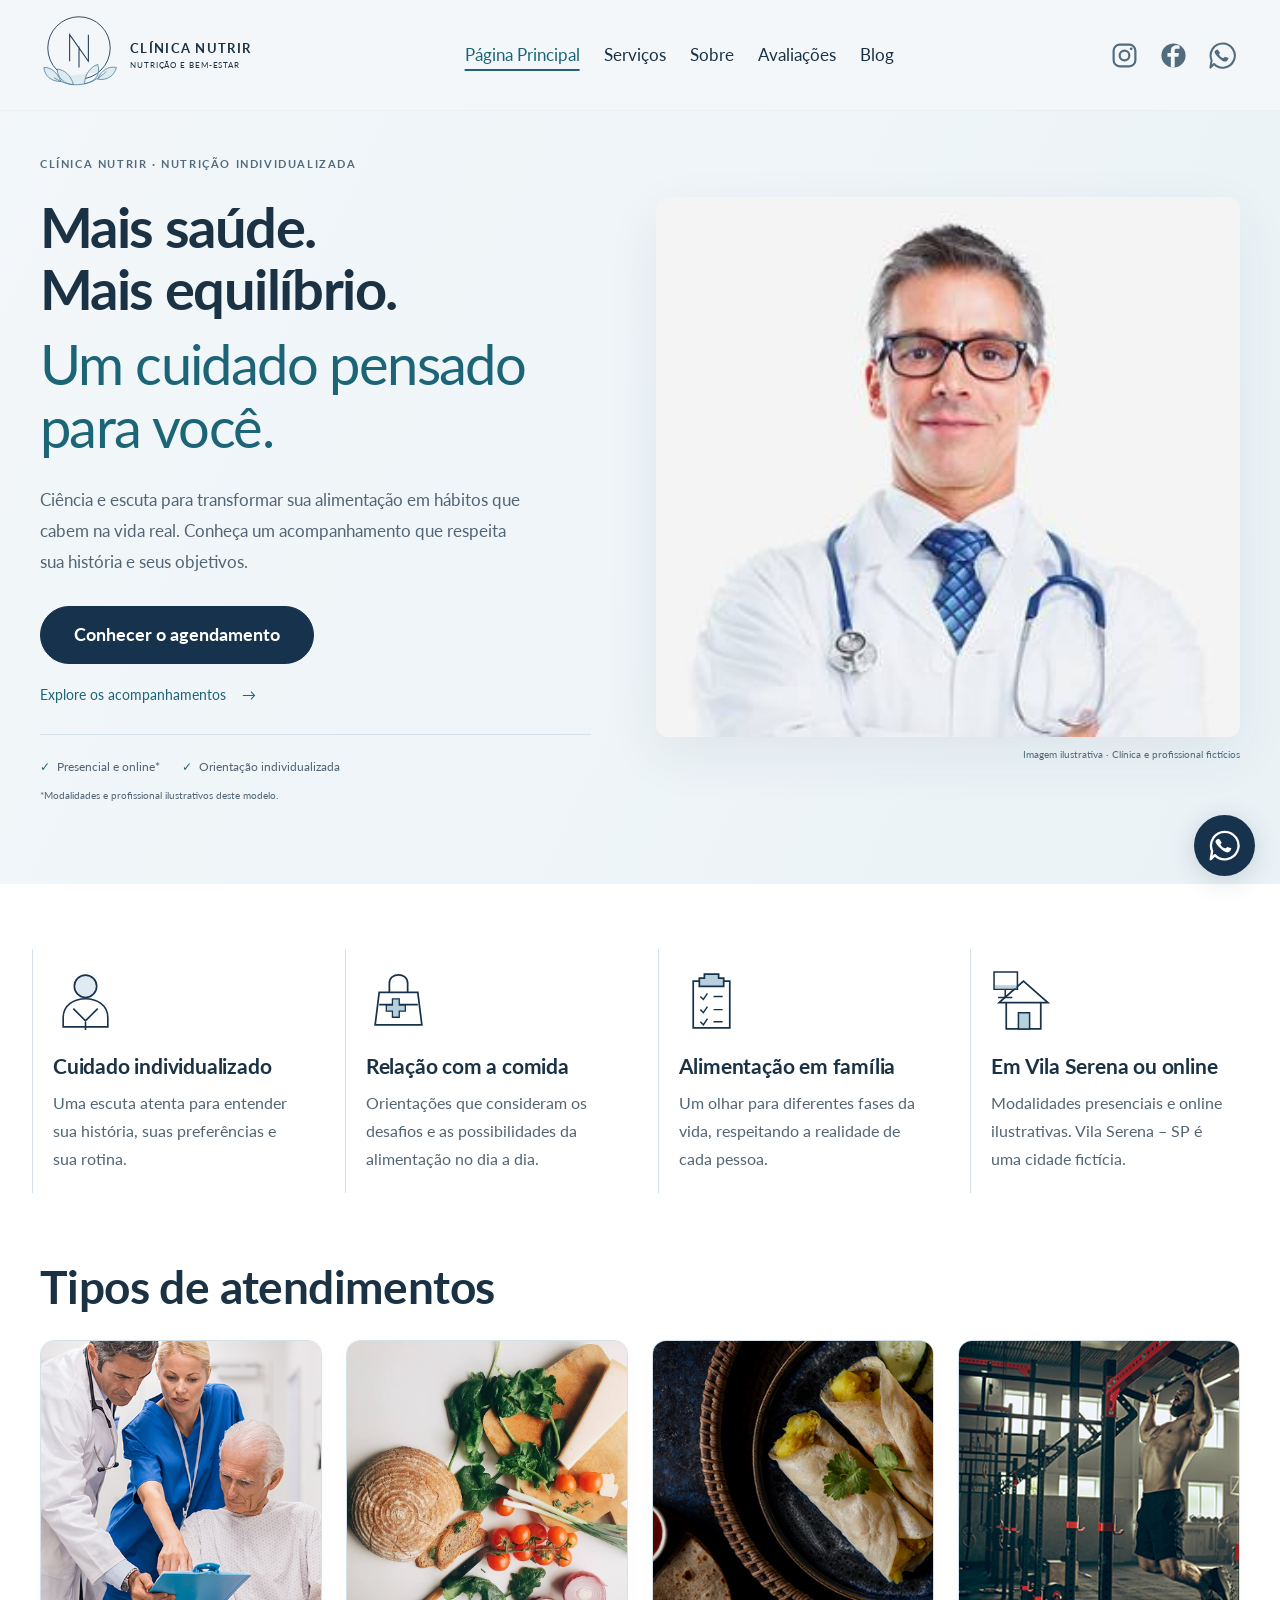
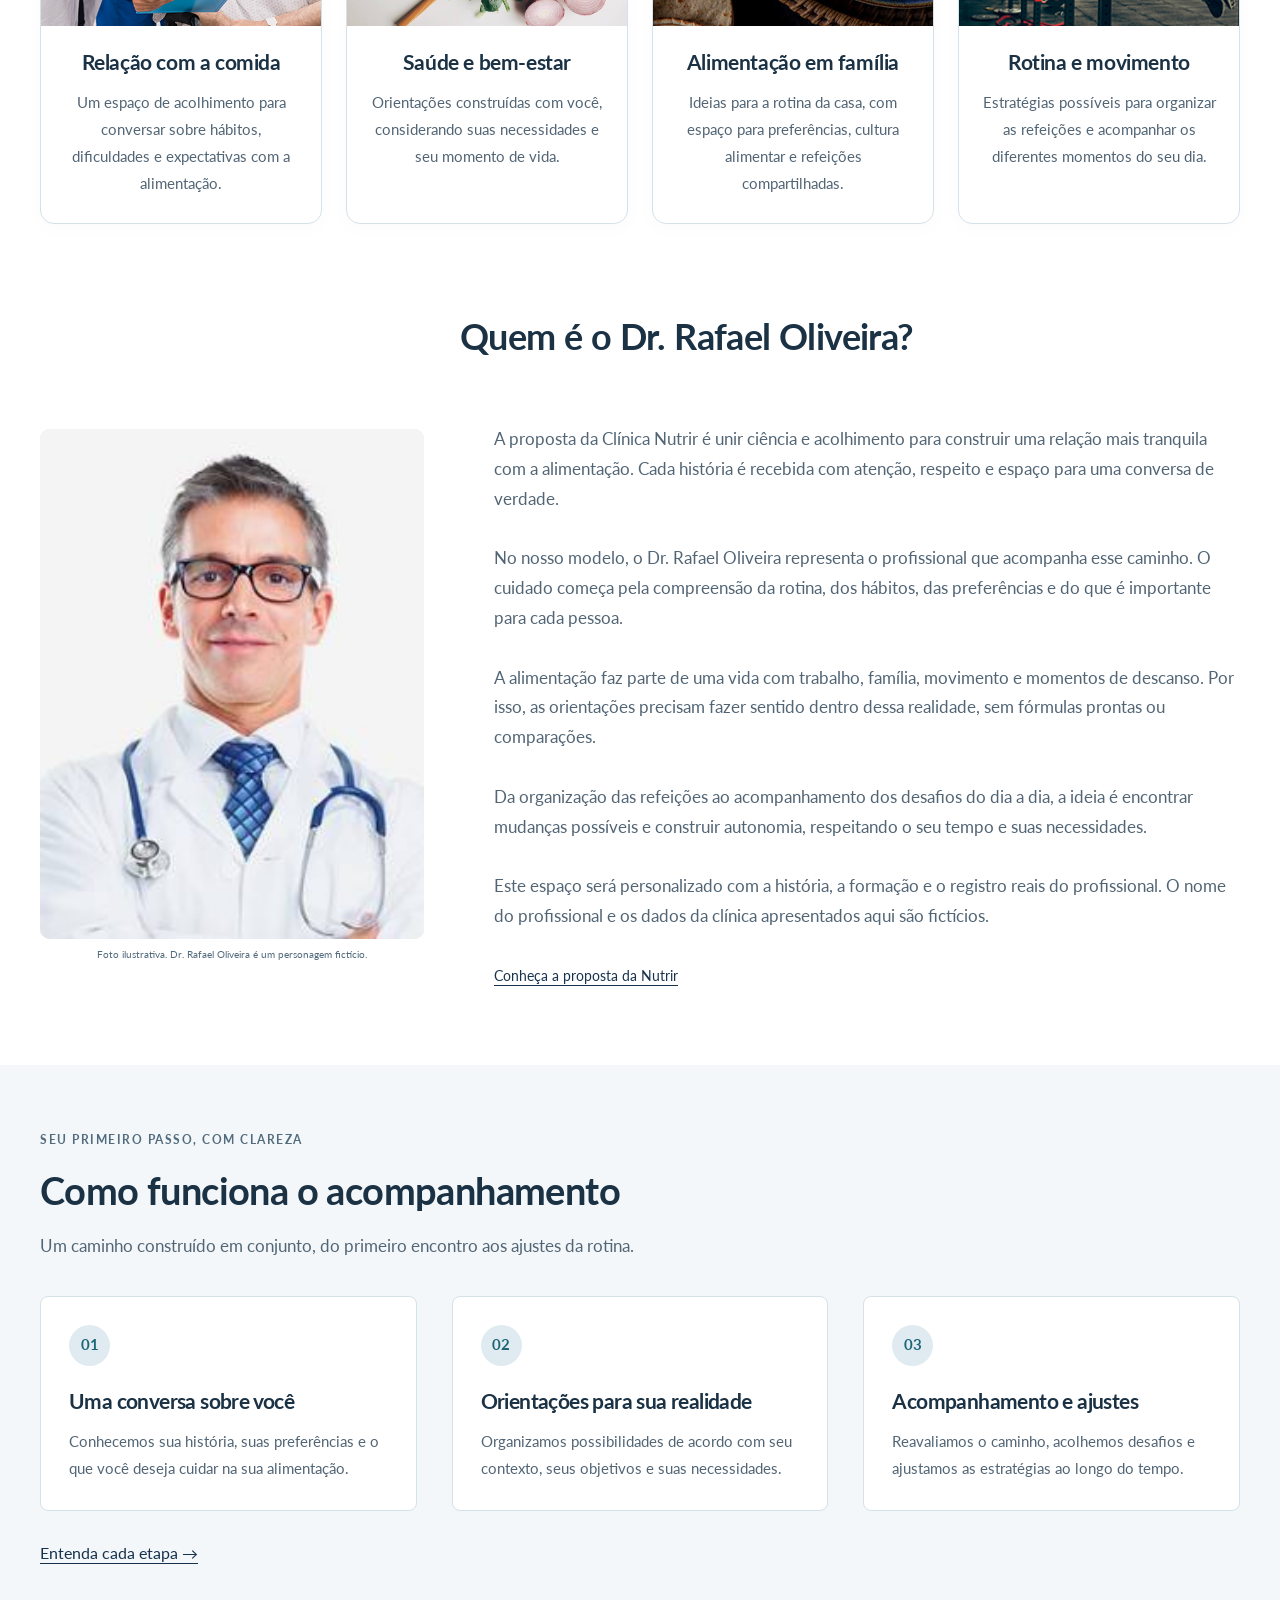
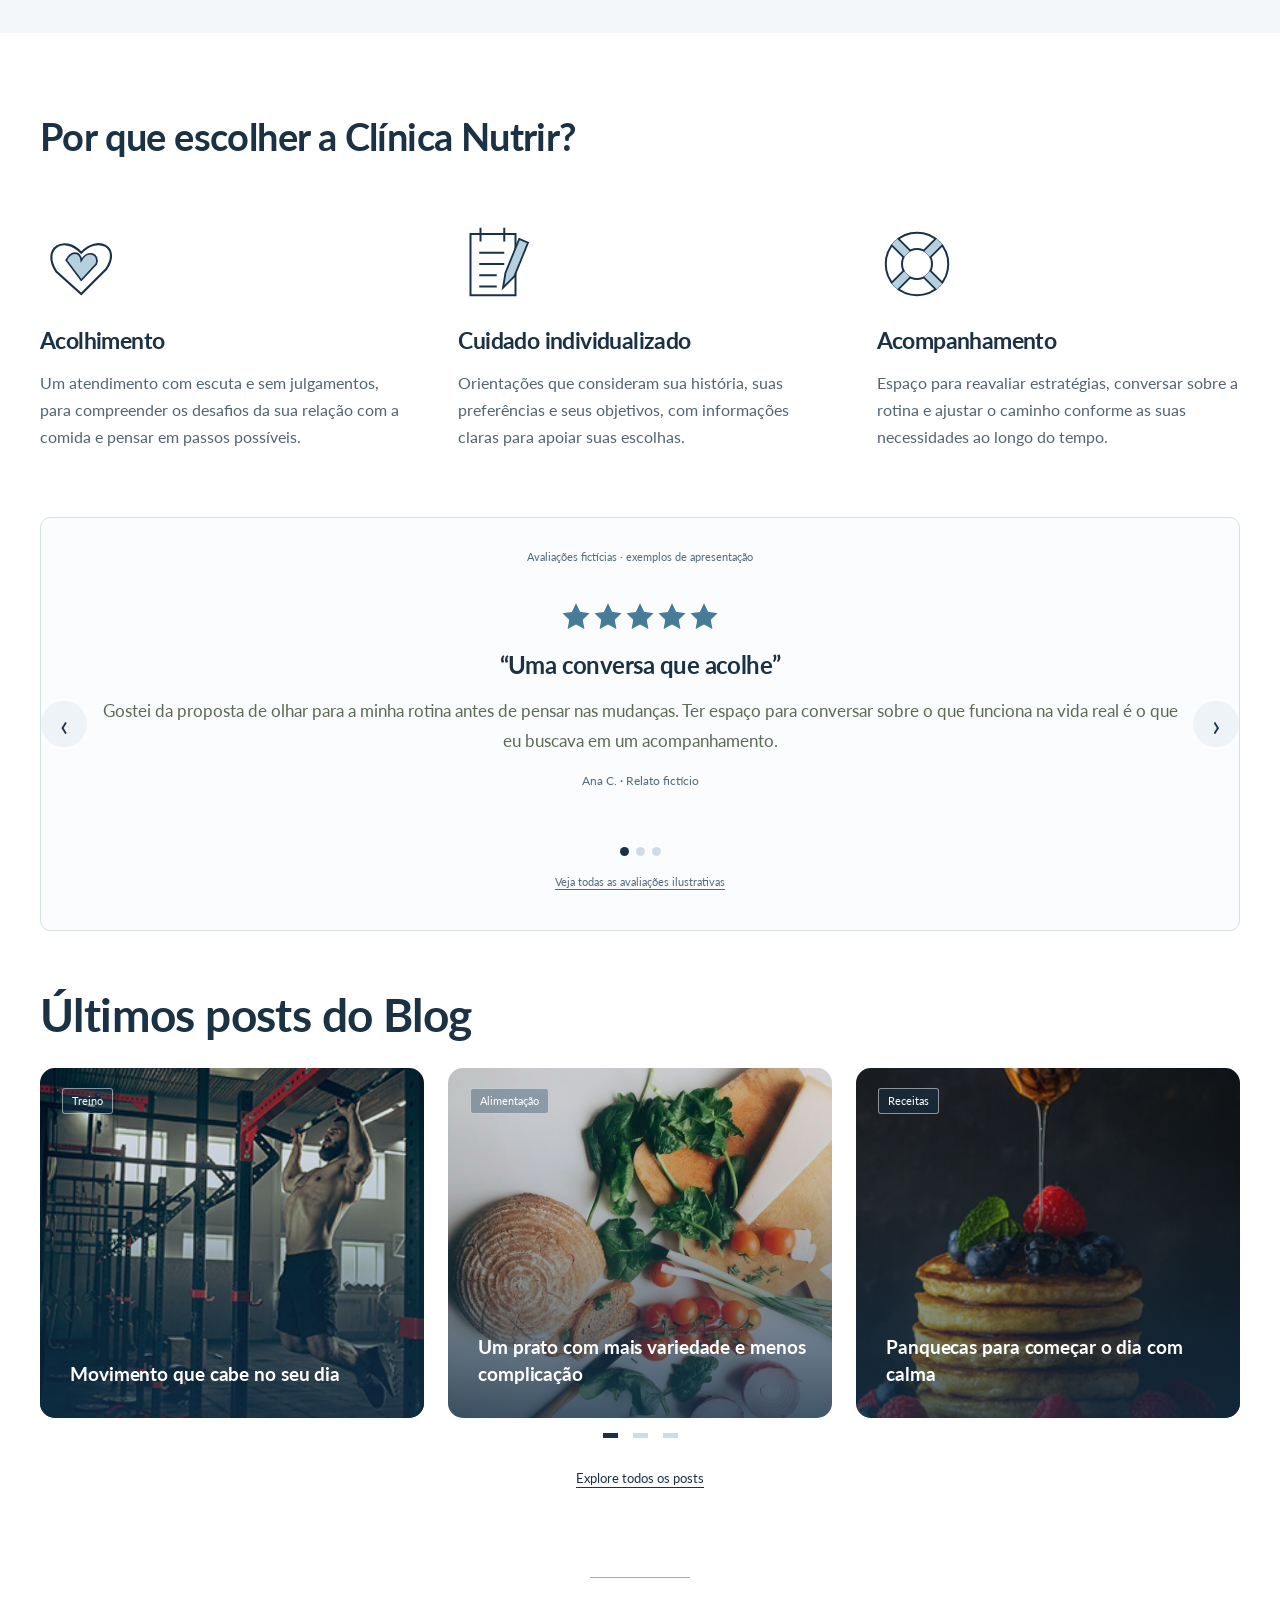
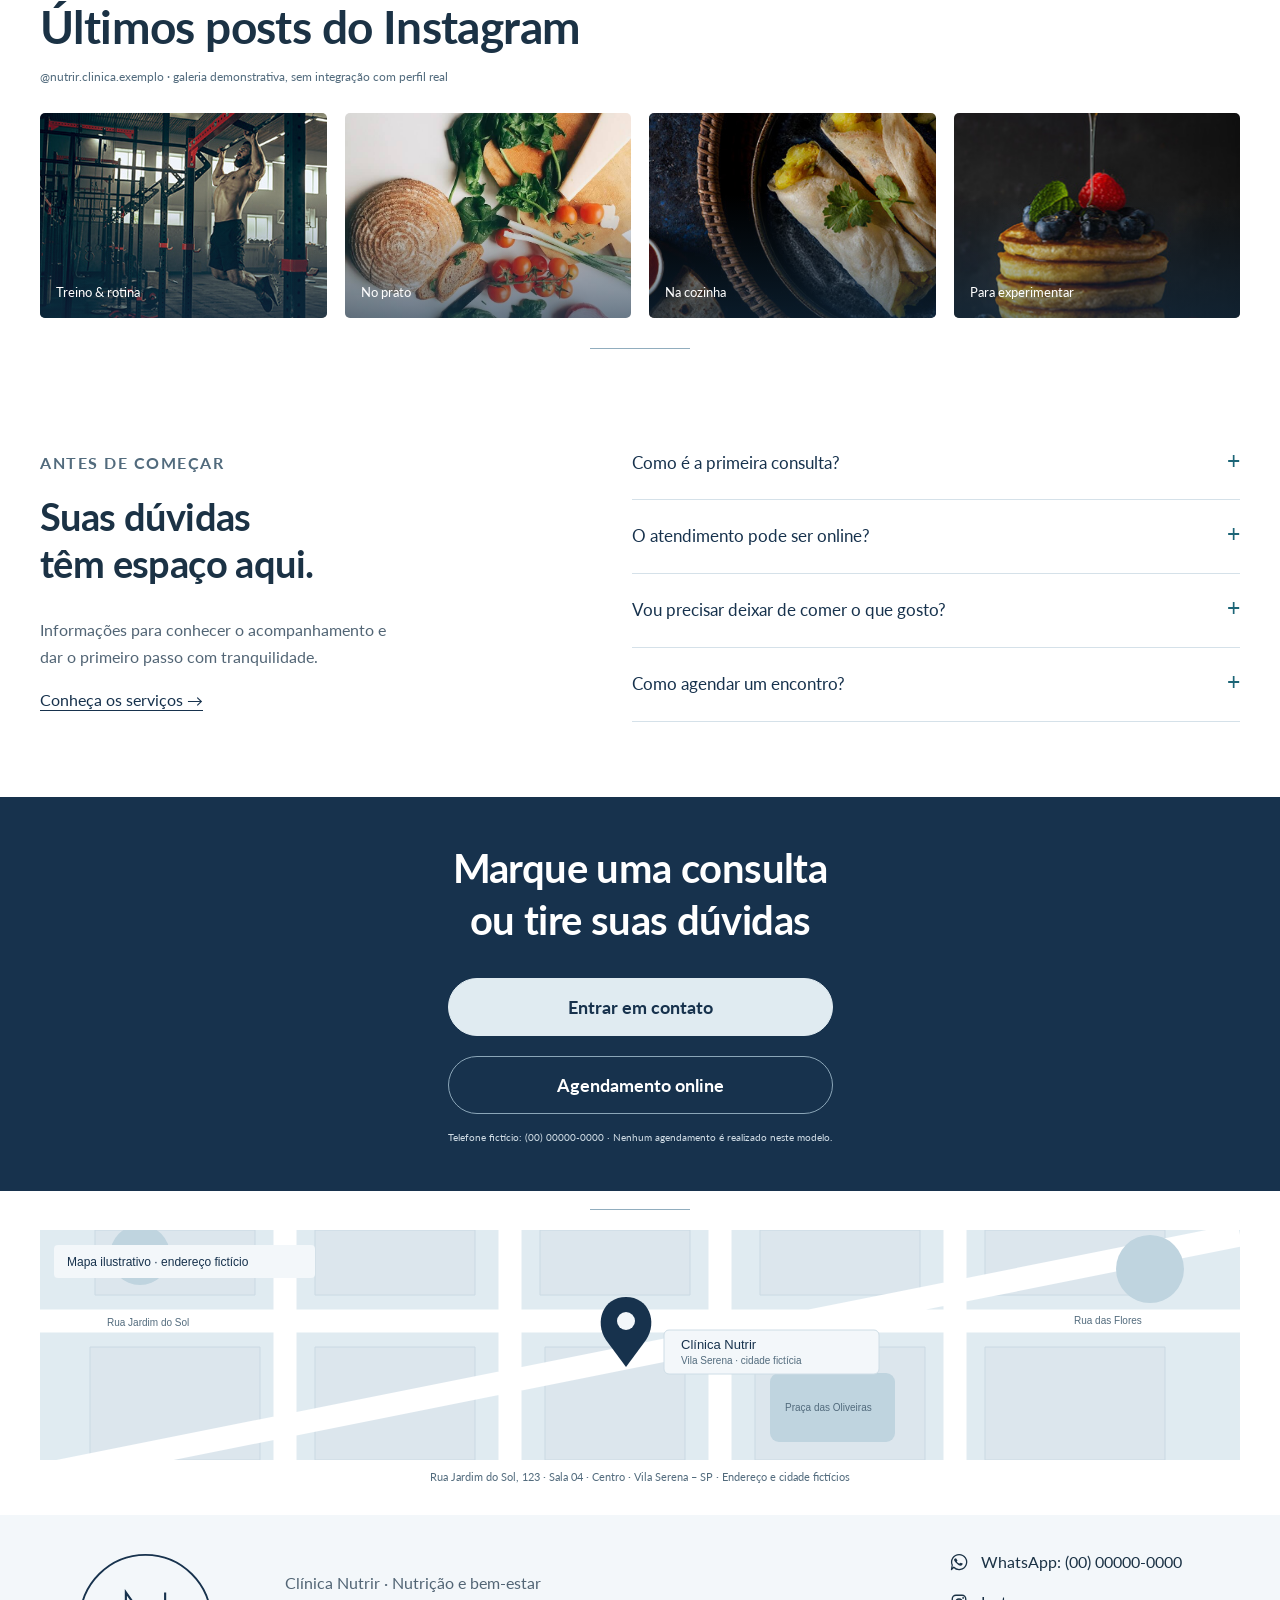
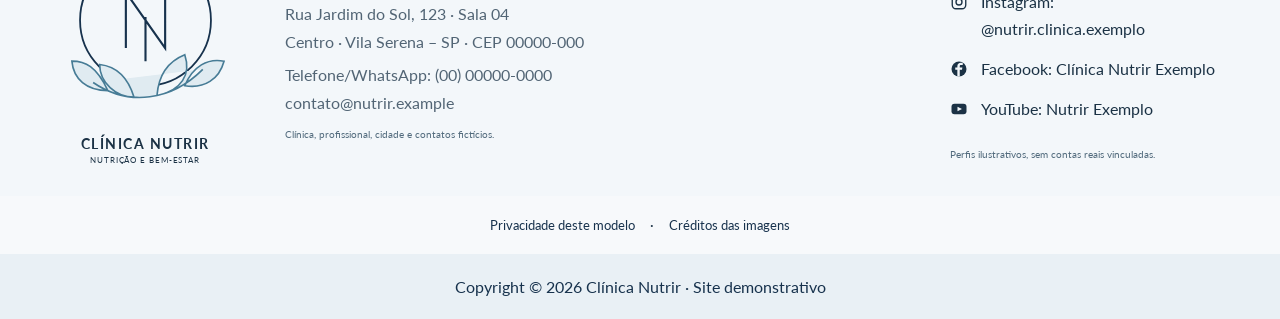
<file: index.html>
<!doctype html>
<html lang="pt-BR">
<head><meta charset="utf-8"><meta name="viewport" content="width=device-width,initial-scale=1"><meta name="description" content="Clínica Nutrir: modelo de site de nutrição com serviços, apresentação, avaliações ilustrativas e um blog sobre rotina, treino e receitas."><meta name="theme-color" content="#17324d"><title>Clínica Nutrir — Nutrição e comportamento alimentar</title><link rel="icon" href="assets/favicon.svg" type="image/svg+xml"><link rel="stylesheet" href="styles.css?v=clinica-3"><script src="script.js?v=clinica-3" defer></script></head>
<body><a class="skip-link" href="#conteudo">Pular para o conteúdo</a><header data-site-header></header><main id="conteudo">
<section class="reference-hero"><div class="container reference-hero-grid"><div class="reference-hero-copy"><p class="eyebrow">CLÍNICA NUTRIR · NUTRIÇÃO INDIVIDUALIZADA</p><h1>Mais saúde.<br>Mais equilíbrio.<br><span>Um cuidado pensado<br>para você.</span></h1><p class="professional-lead">Ciência e escuta para transformar sua alimentação em hábitos que cabem na vida real. Conheça um acompanhamento que respeita sua história e seus objetivos.</p><button class="button" type="button" data-demo-contact>Conhecer o agendamento</button><a class="hero-secondary" href="servicos.html">Explore os acompanhamentos <span aria-hidden="true">→</span></a><div class="hero-care-notes"><span>Presencial e online*</span><span>Orientação individualizada</span></div><small class="hero-model-note">*Modalidades e profissional ilustrativos deste modelo.</small></div><figure class="reference-hero-photo"><img src="assets/doutor.jpg" width="900" height="800" fetchpriority="high" alt="Foto pública ilustrativa de um profissional masculino; não integra a clínica fictícia"><figcaption>Imagem ilustrativa · Clínica e profissional fictícios</figcaption></figure></div></section>
<section class="reference-highlights" aria-label="Características do acompanhamento"><article><svg class="feature-icon" aria-hidden="true"><use href="assets/icons.svg#person"/></svg><h2>Cuidado individualizado</h2><p>Uma escuta atenta para entender sua história, suas preferências e sua rotina.</p></article><article><svg class="feature-icon" aria-hidden="true"><use href="assets/icons.svg#bag"/></svg><h2><a href="servicos.html#relacao">Relação com a comida</a></h2><p>Orientações que consideram os desafios e as possibilidades da alimentação no dia a dia.</p></article><article><svg class="feature-icon" aria-hidden="true"><use href="assets/icons.svg#clipboard"/></svg><h2><a href="servicos.html#familia">Alimentação em família</a></h2><p>Um olhar para diferentes fases da vida, respeitando a realidade de cada pessoa.</p></article><article><svg class="feature-icon" aria-hidden="true"><use href="assets/icons.svg#home"/></svg><h2><a href="servicos.html#como-funciona">Em Vila Serena ou online</a></h2><p>Modalidades presenciais e online ilustrativas. Vila Serena – SP é uma cidade fictícia.</p></article></section>
<section class="container reference-services" id="atendimentos"><h2>Tipos de atendimentos</h2><div class="reference-service-grid"><article><a href="servicos.html#relacao"><img src="assets/acolhimento.jpg" width="600" height="750" loading="lazy" alt="Profissionais de saúde conversando com uma pessoa idosa, imagem ilustrativa"><h3>Relação com a comida</h3></a><p>Um espaço de acolhimento para conversar sobre hábitos, dificuldades e expectativas com a alimentação.</p></article><article><a href="servicos.html#saude"><img src="assets/salada.jpg" width="600" height="750" loading="lazy" alt="Composição com pão integral, vegetais e queijo, imagem ilustrativa"><h3>Saúde e bem-estar</h3></a><p>Orientações construídas com você, considerando suas necessidades e seu momento de vida.</p></article><article><a href="servicos.html#familia"><img src="assets/cozinha.jpg" width="600" height="750" loading="lazy" alt="Wraps recheados em um prato, imagem ilustrativa para alimentação em família"><h3>Alimentação em família</h3></a><p>Ideias para a rotina da casa, com espaço para preferências, cultura alimentar e refeições compartilhadas.</p></article><article><a href="servicos.html#movimento"><img src="assets/treino.jpg" width="600" height="750" loading="lazy" alt="Pessoa praticando barra na academia, imagem ilustrativa"><h3>Rotina e movimento</h3></a><p>Estratégias possíveis para organizar as refeições e acompanhar os diferentes momentos do seu dia.</p></article></div></section>
<section class="container reference-about" id="sobre"><h2>Quem é o Dr. Rafael Oliveira?</h2><div class="reference-about-grid"><figure><img src="assets/doutor.jpg" width="750" height="1000" loading="lazy" alt="Retrato público ilustrativo para a apresentação do profissional fictício"><figcaption>Foto ilustrativa. Dr. Rafael Oliveira é um personagem fictício.</figcaption></figure><div><p>A proposta da Clínica Nutrir é unir ciência e acolhimento para construir uma relação mais tranquila com a alimentação. Cada história é recebida com atenção, respeito e espaço para uma conversa de verdade.</p><p>No nosso modelo, o Dr. Rafael Oliveira representa o profissional que acompanha esse caminho. O cuidado começa pela compreensão da rotina, dos hábitos, das preferências e do que é importante para cada pessoa.</p><p>A alimentação faz parte de uma vida com trabalho, família, movimento e momentos de descanso. Por isso, as orientações precisam fazer sentido dentro dessa realidade, sem fórmulas prontas ou comparações.</p><p>Da organização das refeições ao acompanhamento dos desafios do dia a dia, a ideia é encontrar mudanças possíveis e construir autonomia, respeitando o seu tempo e suas necessidades.</p><p>Este espaço será personalizado com a história, a formação e o registro reais do profissional. O nome do profissional e os dados da clínica apresentados aqui são fictícios.</p><a class="text-link" href="sobre.html">Conheça a proposta da Nutrir</a></div></div></section>
<section class="professional-process"><div class="container"><p class="eyebrow">SEU PRIMEIRO PASSO, COM CLAREZA</p><h2>Como funciona o acompanhamento</h2><p class="process-description">Um caminho construído em conjunto, do primeiro encontro aos ajustes da rotina.</p><div class="professional-steps"><article><span>01</span><h3>Uma conversa sobre você</h3><p>Conhecemos sua história, suas preferências e o que você deseja cuidar na sua alimentação.</p></article><article><span>02</span><h3>Orientações para sua realidade</h3><p>Organizamos possibilidades de acordo com seu contexto, seus objetivos e suas necessidades.</p></article><article><span>03</span><h3>Acompanhamento e ajustes</h3><p>Reavaliamos o caminho, acolhemos desafios e ajustamos as estratégias ao longo do tempo.</p></article></div><a class="text-link" href="servicos.html#como-funciona">Entenda cada etapa →</a></div></section><section class="container reference-benefits"><h2>Por que escolher a Clínica Nutrir?</h2><div class="reference-benefit-grid"><article><svg class="feature-icon" aria-hidden="true"><use href="assets/icons.svg#heart"/></svg><h3>Acolhimento</h3><p>Um atendimento com escuta e sem julgamentos, para compreender os desafios da sua relação com a comida e pensar em passos possíveis.</p></article><article><svg class="feature-icon" aria-hidden="true"><use href="assets/icons.svg#notes"/></svg><h3>Cuidado individualizado</h3><p>Orientações que consideram sua história, suas preferências e seus objetivos, com informações claras para apoiar suas escolhas.</p></article><article><svg class="feature-icon" aria-hidden="true"><use href="assets/icons.svg#support"/></svg><h3>Acompanhamento</h3><p>Espaço para reavaliar estratégias, conversar sobre a rotina e ajustar o caminho conforme as suas necessidades ao longo do tempo.</p></article></div></section>
<section class="container reference-reviews" aria-roledescription="carrossel" aria-label="Avaliações fictícias ilustrativas"><h2 class="sr-only">Avaliações ilustrativas</h2><p class="sample-label">Avaliações fictícias · exemplos de apresentação</p><div class="review-stage" aria-live="polite"><article class="review-slide" data-review-slide><div class="review-stars" aria-label="Cinco estrelas ilustrativas"><svg aria-hidden="true"><use href="assets/icons.svg#star"/></svg><svg aria-hidden="true"><use href="assets/icons.svg#star"/></svg><svg aria-hidden="true"><use href="assets/icons.svg#star"/></svg><svg aria-hidden="true"><use href="assets/icons.svg#star"/></svg><svg aria-hidden="true"><use href="assets/icons.svg#star"/></svg></div><h3>“Uma conversa que acolhe”</h3><blockquote>Gostei da proposta de olhar para a minha rotina antes de pensar nas mudanças. Ter espaço para conversar sobre o que funciona na vida real é o que eu buscava em um acompanhamento.</blockquote><p>Ana C. · Relato fictício</p></article><article class="review-slide" data-review-slide hidden><div class="review-stars" aria-label="Cinco estrelas ilustrativas"><svg aria-hidden="true"><use href="assets/icons.svg#star"/></svg><svg aria-hidden="true"><use href="assets/icons.svg#star"/></svg><svg aria-hidden="true"><use href="assets/icons.svg#star"/></svg><svg aria-hidden="true"><use href="assets/icons.svg#star"/></svg><svg aria-hidden="true"><use href="assets/icons.svg#star"/></svg></div><h3>“Pequenos passos fazem sentido”</h3><blockquote>A ideia de construir mudanças com calma, respeitando as minhas preferências, combina com o cuidado que procuro. Uma abordagem próxima e sem comparações.</blockquote><p>Rafael L. · Relato fictício</p></article><article class="review-slide" data-review-slide hidden><div class="review-stars" aria-label="Cinco estrelas ilustrativas"><svg aria-hidden="true"><use href="assets/icons.svg#star"/></svg><svg aria-hidden="true"><use href="assets/icons.svg#star"/></svg><svg aria-hidden="true"><use href="assets/icons.svg#star"/></svg><svg aria-hidden="true"><use href="assets/icons.svg#star"/></svg><svg aria-hidden="true"><use href="assets/icons.svg#star"/></svg></div><h3>“Cuidado para a vida real”</h3><blockquote>O que me chamou a atenção foi pensar nas refeições da família sem complicar ainda mais o dia a dia. Informação clara e respeito à nossa história fazem a diferença.</blockquote><p>Beatriz M. · Relato fictício</p></article></div><button class="slider-arrow previous" data-review-prev type="button" aria-label="Avaliação anterior">‹</button><button class="slider-arrow next" data-review-next type="button" aria-label="Próxima avaliação">›</button><div class="review-pagination" aria-label="Escolher avaliação"><button type="button" data-review-dot="0" aria-label="Mostrar avaliação de Ana" aria-pressed="true"></button><button type="button" data-review-dot="1" aria-label="Mostrar avaliação de Rafael" aria-pressed="false"></button><button type="button" data-review-dot="2" aria-label="Mostrar avaliação de Beatriz" aria-pressed="false"></button></div><a class="reviews-more" href="avaliacoes.html">Veja todas as avaliações ilustrativas</a></section>
<section class="container reference-posts" aria-labelledby="posts-title"><h2 id="posts-title">Últimos posts do Blog</h2><div class="reference-post-grid" id="home-posts"><article class="reference-post" data-home-post><a href="artigo.html?post=rotina-ativa"><img src="assets/treino.jpg" width="600" height="600" loading="lazy" alt="Pessoa se exercitando na academia"><span class="post-category">Treino</span><h3>Movimento que cabe no seu dia</h3></a></article><article class="reference-post" data-home-post><a href="artigo.html?post=prato-equilibrado"><img src="assets/salada.jpg" width="600" height="600" loading="lazy" alt="Pão, vegetais e queijo sobre uma bancada"><span class="post-category">Alimentação</span><h3>Um prato com mais variedade e menos complicação</h3></a></article><article class="reference-post" data-home-post><a href="artigo.html?post=panquecas-de-aveia"><img src="assets/receita.jpg" width="600" height="600" loading="lazy" alt="Panquecas servidas com frutas vermelhas"><span class="post-category">Receitas</span><h3>Panquecas para começar o dia com calma</h3></a></article><article class="reference-post" data-home-post hidden><a href="artigo.html?post=cozinha-pratica"><img src="assets/cozinha.jpg" width="600" height="600" loading="lazy" alt="Wraps recheados servidos em um prato"><span class="post-category">Culinária</span><h3>Uma cozinha mais prática para os dias corridos</h3></a></article><article class="reference-post" data-home-post hidden><a href="artigo.html?post=organizar-alimentacao-semana"><img src="assets/rotina.jpg" width="600" height="600" loading="lazy" alt="Cesta com legumes frescos"><span class="post-category">Alimentação</span><h3>Uma semana mais leve começa com pequenas escolhas</h3></a></article><article class="reference-post" data-home-post hidden><a href="artigo.html?post=movimento-dia-a-dia"><img src="assets/treino.jpg" width="600" height="600" loading="lazy" alt="Treino de barra em uma academia"><span class="post-category">Treino</span><h3>Entre o treino e a pausa, escute a sua rotina</h3></a></article><article class="reference-post" data-home-post hidden><a href="artigo.html?post=aproveitamento-alimentos"><img src="assets/cozinha.jpg" width="600" height="600" loading="lazy" alt="Refeição preparada com vegetais"><span class="post-category">Culinária</span><h3>Mais sabor, menos desperdício na cozinha</h3></a></article><article class="reference-post" data-home-post hidden><a href="artigo.html?post=salada-grao-de-bico"><img src="assets/rotina.jpg" width="600" height="600" loading="lazy" alt="Vegetais coloridos, foto ilustrativa para uma receita"><span class="post-category">Receitas</span><h3>Salada de grão-de-bico: uma ideia para variar</h3></a></article></div><div class="posts-pagination" data-post-pagination aria-label="Páginas de posts"></div><a class="posts-more text-link" href="blog.html">Explore todos os posts</a></section>
<section class="container reference-instagram"><span class="section-rule" aria-hidden="true"></span><h2>Últimos posts do Instagram</h2><p>@nutrir.clinica.exemplo · galeria demonstrativa, sem integração com perfil real</p><div class="instagram-grid"><button type="button" data-demo-contact="Instagram" aria-label="Ver publicação ilustrativa: rotina de treino"><img src="assets/treino.jpg" width="500" height="500" loading="lazy" alt="Treino de barra na academia"><span>Treino & rotina</span></button><button type="button" data-demo-contact="Instagram" aria-label="Ver publicação ilustrativa: alimentação"><img src="assets/salada.jpg" width="500" height="500" loading="lazy" alt="Alimentos variados sobre bancada clara"><span>No prato</span></button><button type="button" data-demo-contact="Instagram" aria-label="Ver publicação ilustrativa: culinária"><img src="assets/cozinha.jpg" width="500" height="500" loading="lazy" alt="Wraps preparados e servidos"><span>Na cozinha</span></button><button type="button" data-demo-contact="Instagram" aria-label="Ver publicação ilustrativa: receitas"><img src="assets/receita.jpg" width="500" height="500" loading="lazy" alt="Panquecas com frutas vermelhas"><span>Para experimentar</span></button></div><span class="section-rule" aria-hidden="true"></span></section>
<section class="container professional-faq"><div><p class="eyebrow">ANTES DE COMEÇAR</p><h2>Suas dúvidas<br>têm espaço aqui.</h2><p>Informações para conhecer o acompanhamento e dar o primeiro passo com tranquilidade.</p><a class="text-link" href="servicos.html">Conheça os serviços →</a></div><div><details><summary>Como é a primeira consulta?</summary><p>É uma conversa para conhecer sua rotina, sua saúde, suas preferências e seus objetivos. Os próximos passos são combinados de forma individual.</p></details><details><summary>O atendimento pode ser online?</summary><p>O modelo apresenta modalidades presencial e online. A disponibilidade e as condições serão confirmadas quando os dados reais da clínica forem adicionados.</p></details><details><summary>Vou precisar deixar de comer o que gosto?</summary><p>Suas preferências fazem parte da conversa. Restrições e necessidades específicas dependem de avaliação individual, sem regras universais.</p></details><details><summary>Como agendar um encontro?</summary><p>Os botões deste site abrem um aviso de demonstração. Quando o contato real estiver disponível, ele será vinculado para conversar com a clínica.</p></details></div></section><section class="reference-contact" id="contato"><div class="container"><h2>Marque uma consulta<br>ou tire suas dúvidas</h2><button class="button" type="button" data-demo-contact>Entrar em contato</button><button class="button" type="button" data-demo-contact="Agendamento">Agendamento online</button><p>Telefone fictício: (00) 00000-0000 · Nenhum agendamento é realizado neste modelo.</p></div></section>
<section class="container reference-location" aria-label="Localização fictícia da clínica"><span class="section-rule" aria-hidden="true"></span><figure><img src="assets/mapa-ilustrativo.svg" width="1200" height="230" alt="Mapa esquemático da Clínica Nutrir, em endereço e cidade fictícios. Não representa uma localização real." loading="lazy"><figcaption>Rua Jardim do Sol, 123 · Sala 04 · Centro · Vila Serena – SP · Endereço e cidade fictícios</figcaption></figure></section>
</main><footer data-site-footer></footer></body></html>
</file>
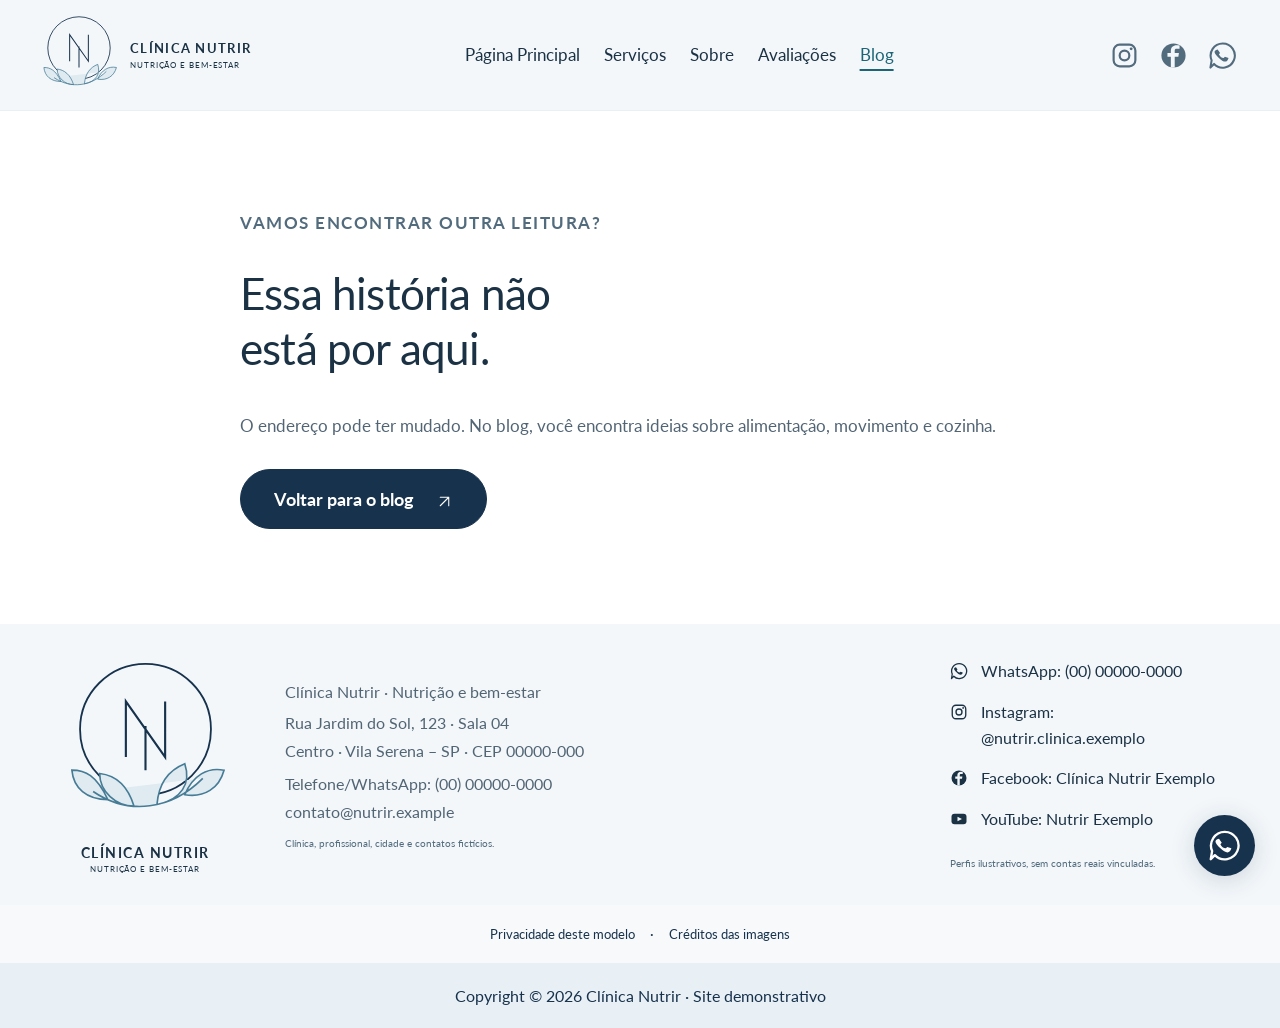
<file: artigo.html>
<!doctype html>
<html lang="pt-BR">
<head>
  <meta charset="utf-8">
  <meta name="viewport" content="width=device-width, initial-scale=1">
  <meta name="description" content="Leituras sobre alimentação, movimento e uma rotina com mais leveza no blog da Nutrir.">
  <title>Leitura do blog | Nutrir</title>
  <link rel="stylesheet" href="styles.css?v=clinica-3">
  <link rel="stylesheet" href="blog.css?v=clinica-3">
  <script src="script.js?v=clinica-3" defer></script>
  <script src="blog.js?v=clinica-3" defer></script>
<link rel="icon" href="assets/favicon.svg" type="image/svg+xml"></head>
<body>
  <a class="skip-link" href="#conteudo">Pular para o conteúdo</a><header data-site-header></header>
  <main id="conteudo">
    <div id="article-content" class="article-container"><p class="article-loading">Preparando sua leitura…</p></div>
    <noscript><p class="container">Ative o JavaScript para ler o artigo ou <a href="blog.html">volte ao blog</a>.</p></noscript>
  </main>
  <footer data-site-footer></footer>
</body>
</html>
</file>
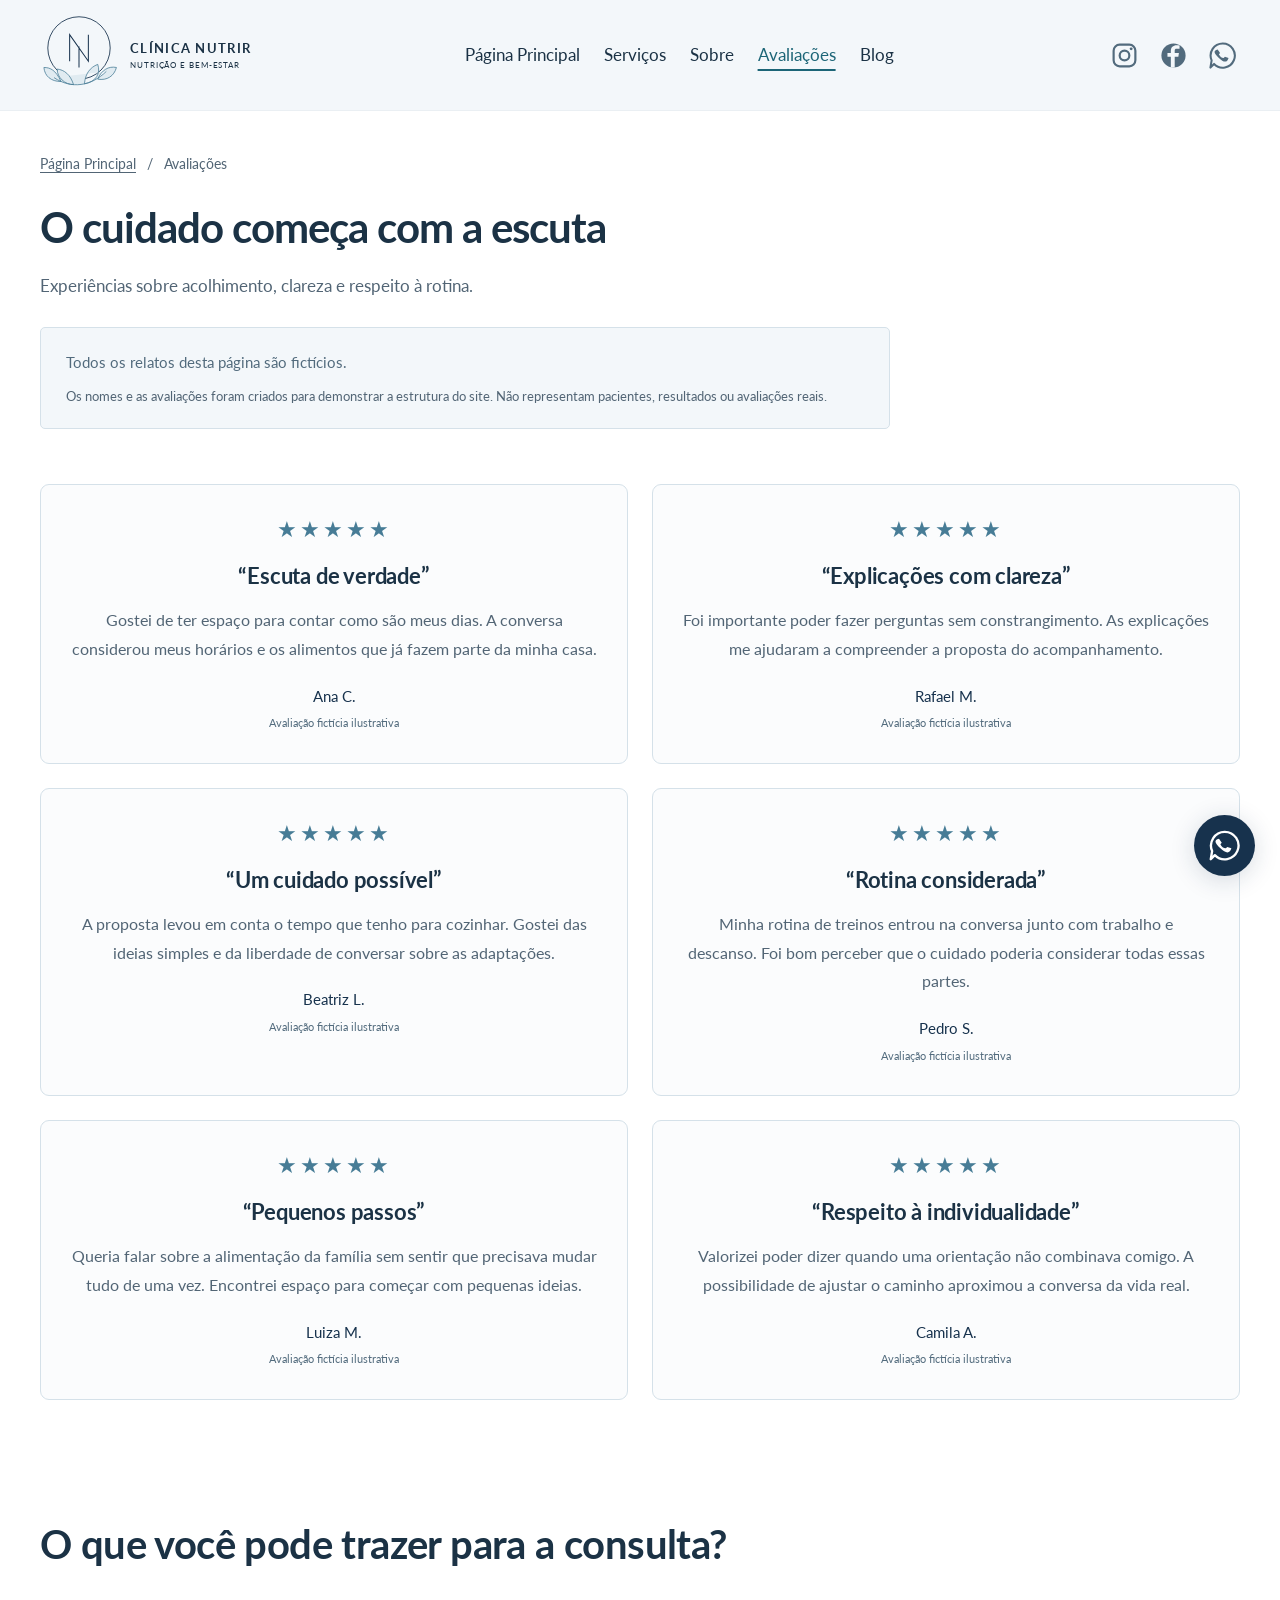
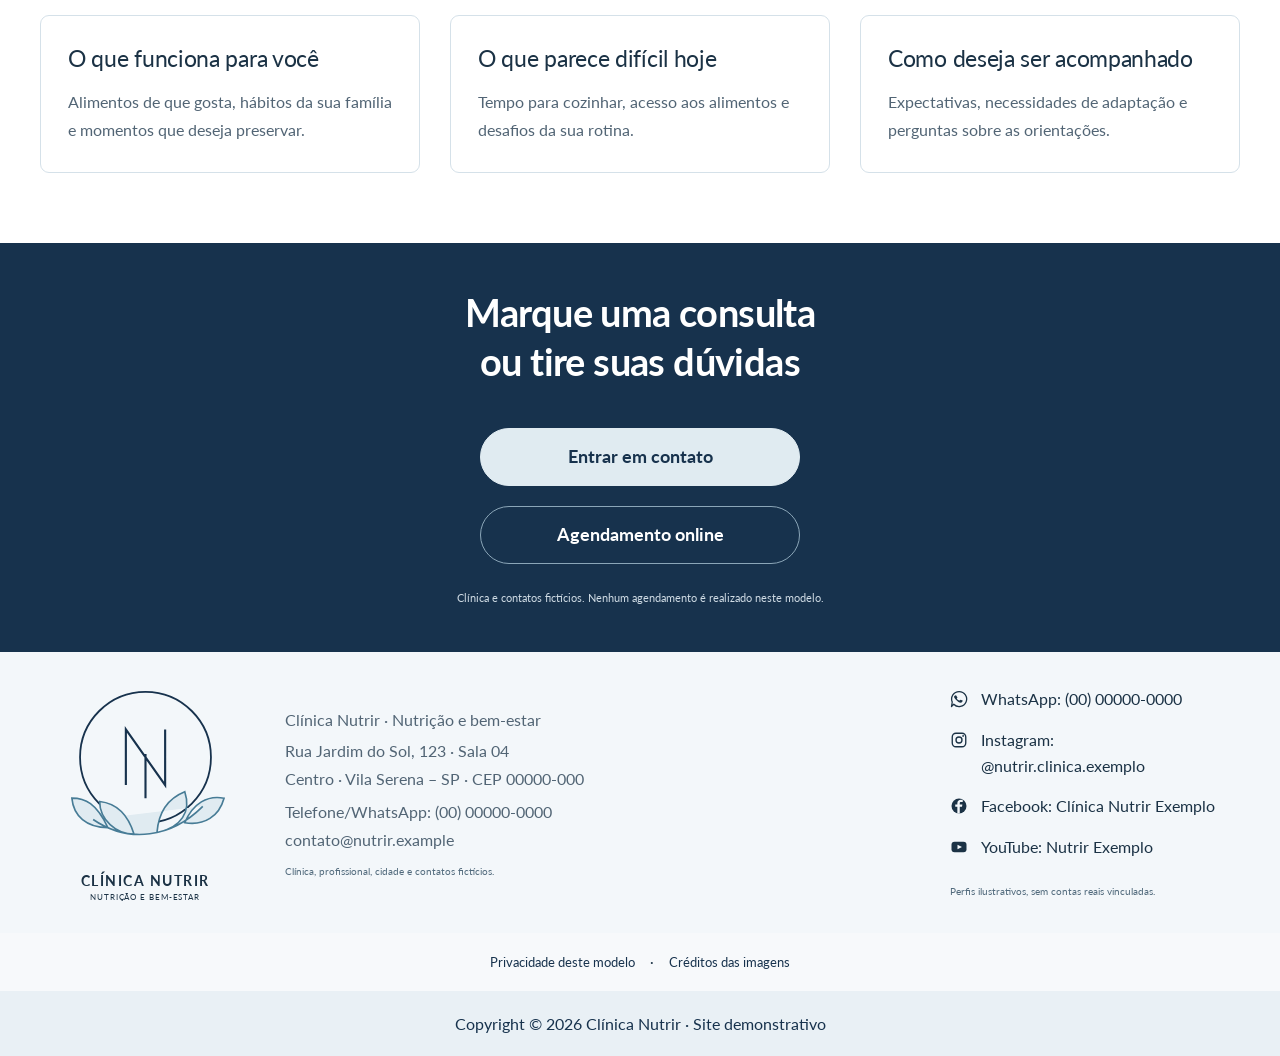
<file: avaliacoes.html>
<!doctype html>
<html lang="pt-BR"><head><meta charset="utf-8"><meta name="viewport" content="width=device-width,initial-scale=1"><meta name="description" content="Avaliações ilustrativas da clínica Nutrir. Todos os relatos e nomes são fictícios e não representam pacientes ou resultados reais."><meta name="theme-color" content="#17324d"><title>Avaliações | Nutrir</title><link rel="icon" href="assets/favicon.svg" type="image/svg+xml"><link rel="stylesheet" href="styles.css?v=clinica-3"><link rel="stylesheet" href="pages.css?v=clinica-3"><script src="script.js?v=clinica-3" defer></script></head>
<body><a class="skip-link" href="#conteudo">Pular para o conteúdo</a><header data-site-header></header><main class="inner-page" id="conteudo">
<section class="container inner-page-intro inner-review-intro"><p class="breadcrumb"><a href="index.html">Página Principal</a><span aria-hidden="true">/</span>Avaliações</p><h1>O cuidado começa com a escuta</h1><p class="inner-intro-text">Experiências sobre acolhimento, clareza e respeito à rotina.</p><div class="inner-review-notice"><strong>Todos os relatos desta página são fictícios.</strong><p>Os nomes e as avaliações foram criados para demonstrar a estrutura do site. Não representam pacientes, resultados ou avaliações reais.</p></div></section>
<section class="container inner-review-list" aria-label="Avaliações fictícias ilustrativas"><article class="inner-review-item"><span class="inner-review-stars" aria-hidden="true">★★★★★</span><h2>“Escuta de verdade”</h2><p>Gostei de ter espaço para contar como são meus dias. A conversa considerou meus horários e os alimentos que já fazem parte da minha casa.</p><strong>Ana C.</strong><small>Avaliação fictícia ilustrativa</small></article><article class="inner-review-item"><span class="inner-review-stars" aria-hidden="true">★★★★★</span><h2>“Explicações com clareza”</h2><p>Foi importante poder fazer perguntas sem constrangimento. As explicações me ajudaram a compreender a proposta do acompanhamento.</p><strong>Rafael M.</strong><small>Avaliação fictícia ilustrativa</small></article><article class="inner-review-item"><span class="inner-review-stars" aria-hidden="true">★★★★★</span><h2>“Um cuidado possível”</h2><p>A proposta levou em conta o tempo que tenho para cozinhar. Gostei das ideias simples e da liberdade de conversar sobre as adaptações.</p><strong>Beatriz L.</strong><small>Avaliação fictícia ilustrativa</small></article><article class="inner-review-item"><span class="inner-review-stars" aria-hidden="true">★★★★★</span><h2>“Rotina considerada”</h2><p>Minha rotina de treinos entrou na conversa junto com trabalho e descanso. Foi bom perceber que o cuidado poderia considerar todas essas partes.</p><strong>Pedro S.</strong><small>Avaliação fictícia ilustrativa</small></article><article class="inner-review-item"><span class="inner-review-stars" aria-hidden="true">★★★★★</span><h2>“Pequenos passos”</h2><p>Queria falar sobre a alimentação da família sem sentir que precisava mudar tudo de uma vez. Encontrei espaço para começar com pequenas ideias.</p><strong>Luiza M.</strong><small>Avaliação fictícia ilustrativa</small></article><article class="inner-review-item"><span class="inner-review-stars" aria-hidden="true">★★★★★</span><h2>“Respeito à individualidade”</h2><p>Valorizei poder dizer quando uma orientação não combinava comigo. A possibilidade de ajustar o caminho aproximou a conversa da vida real.</p><strong>Camila A.</strong><small>Avaliação fictícia ilustrativa</small></article></section>
<section class="container section inner-review-followup"><h2>O que você pode trazer para a consulta?</h2><div class="inner-value-grid"><article><h3>O que funciona para você</h3><p>Alimentos de que gosta, hábitos da sua família e momentos que deseja preservar.</p></article><article><h3>O que parece difícil hoje</h3><p>Tempo para cozinhar, acesso aos alimentos e desafios da sua rotina.</p></article><article><h3>Como deseja ser acompanhado</h3><p>Expectativas, necessidades de adaptação e perguntas sobre as orientações.</p></article></div></section><section class="inner-contact"><div class="container"><h2>Marque uma consulta<br>ou tire suas dúvidas</h2><div class="inner-contact-buttons"><button type="button" class="button" data-demo-contact>Entrar em contato</button><button type="button" class="button" data-demo-contact>Agendamento online</button></div><p>Clínica e contatos fictícios. Nenhum agendamento é realizado neste modelo.</p></div></section></main><footer data-site-footer></footer></body></html>
</file>
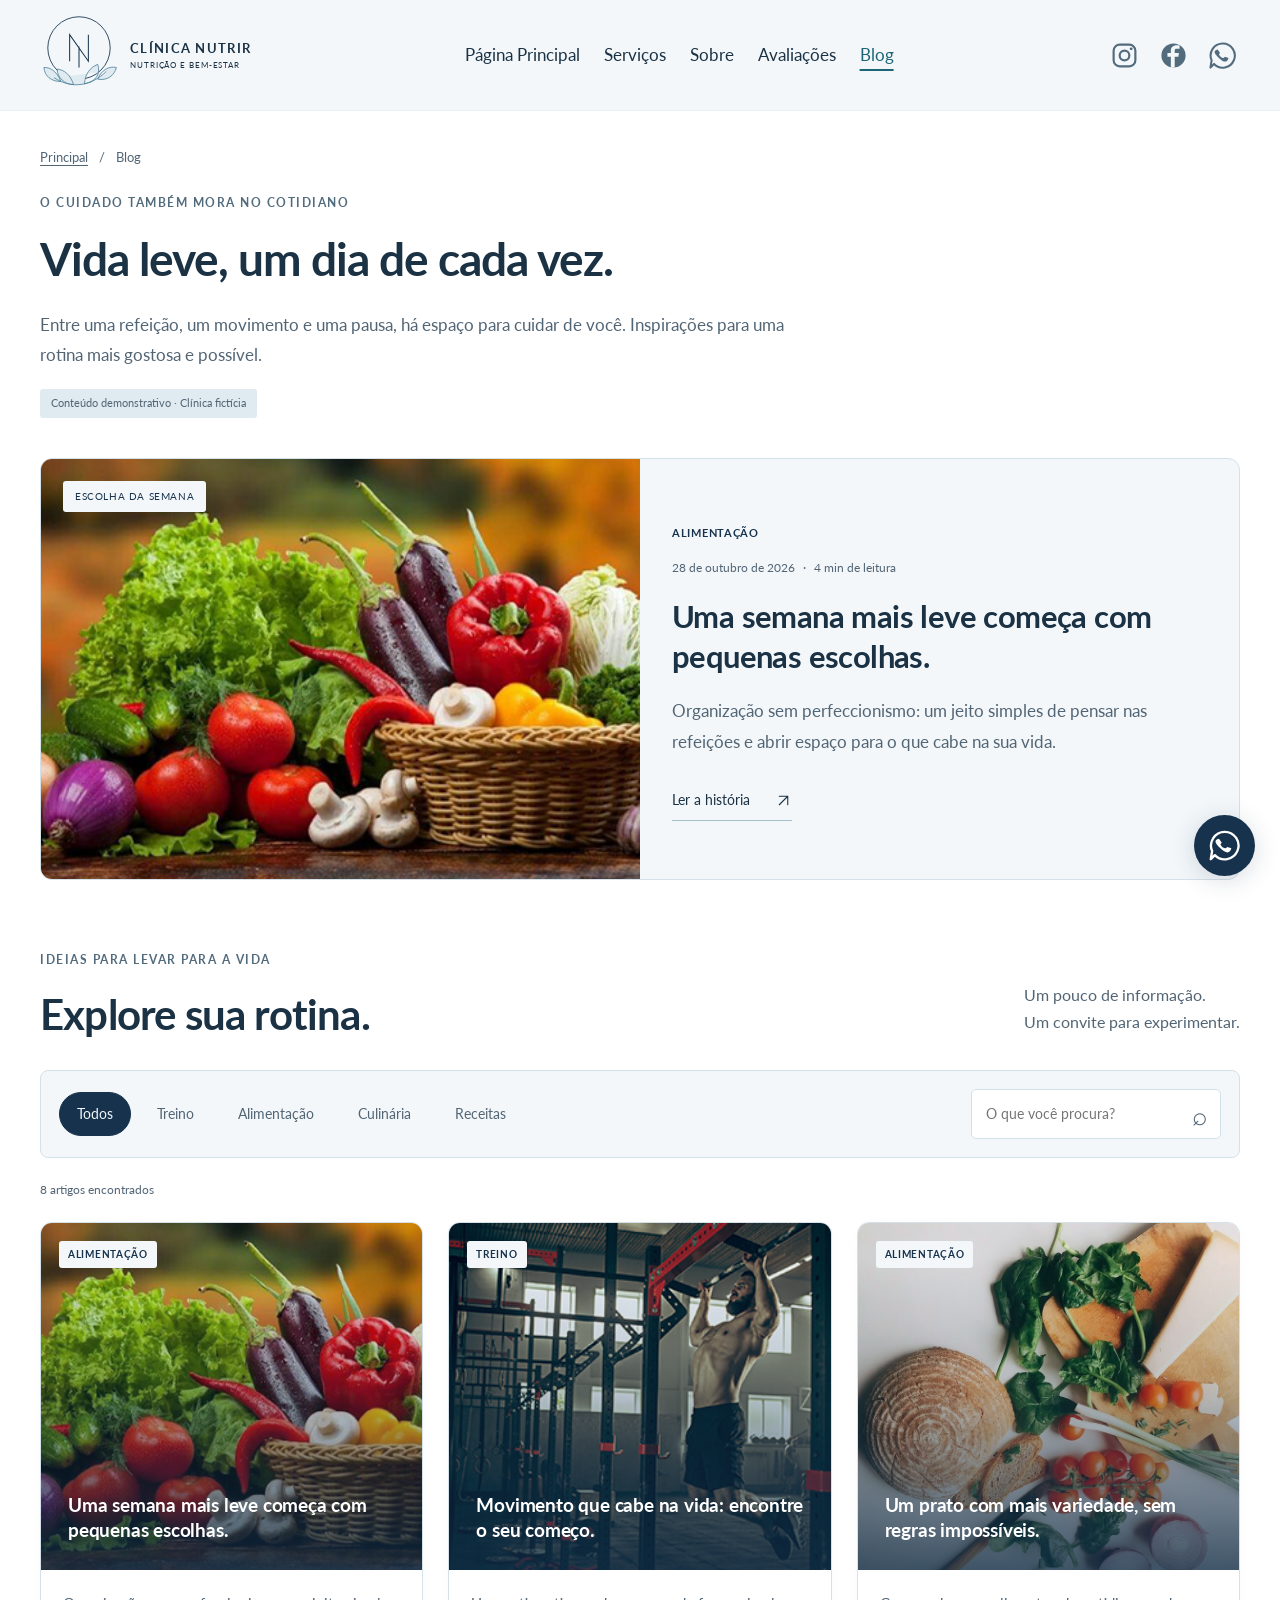
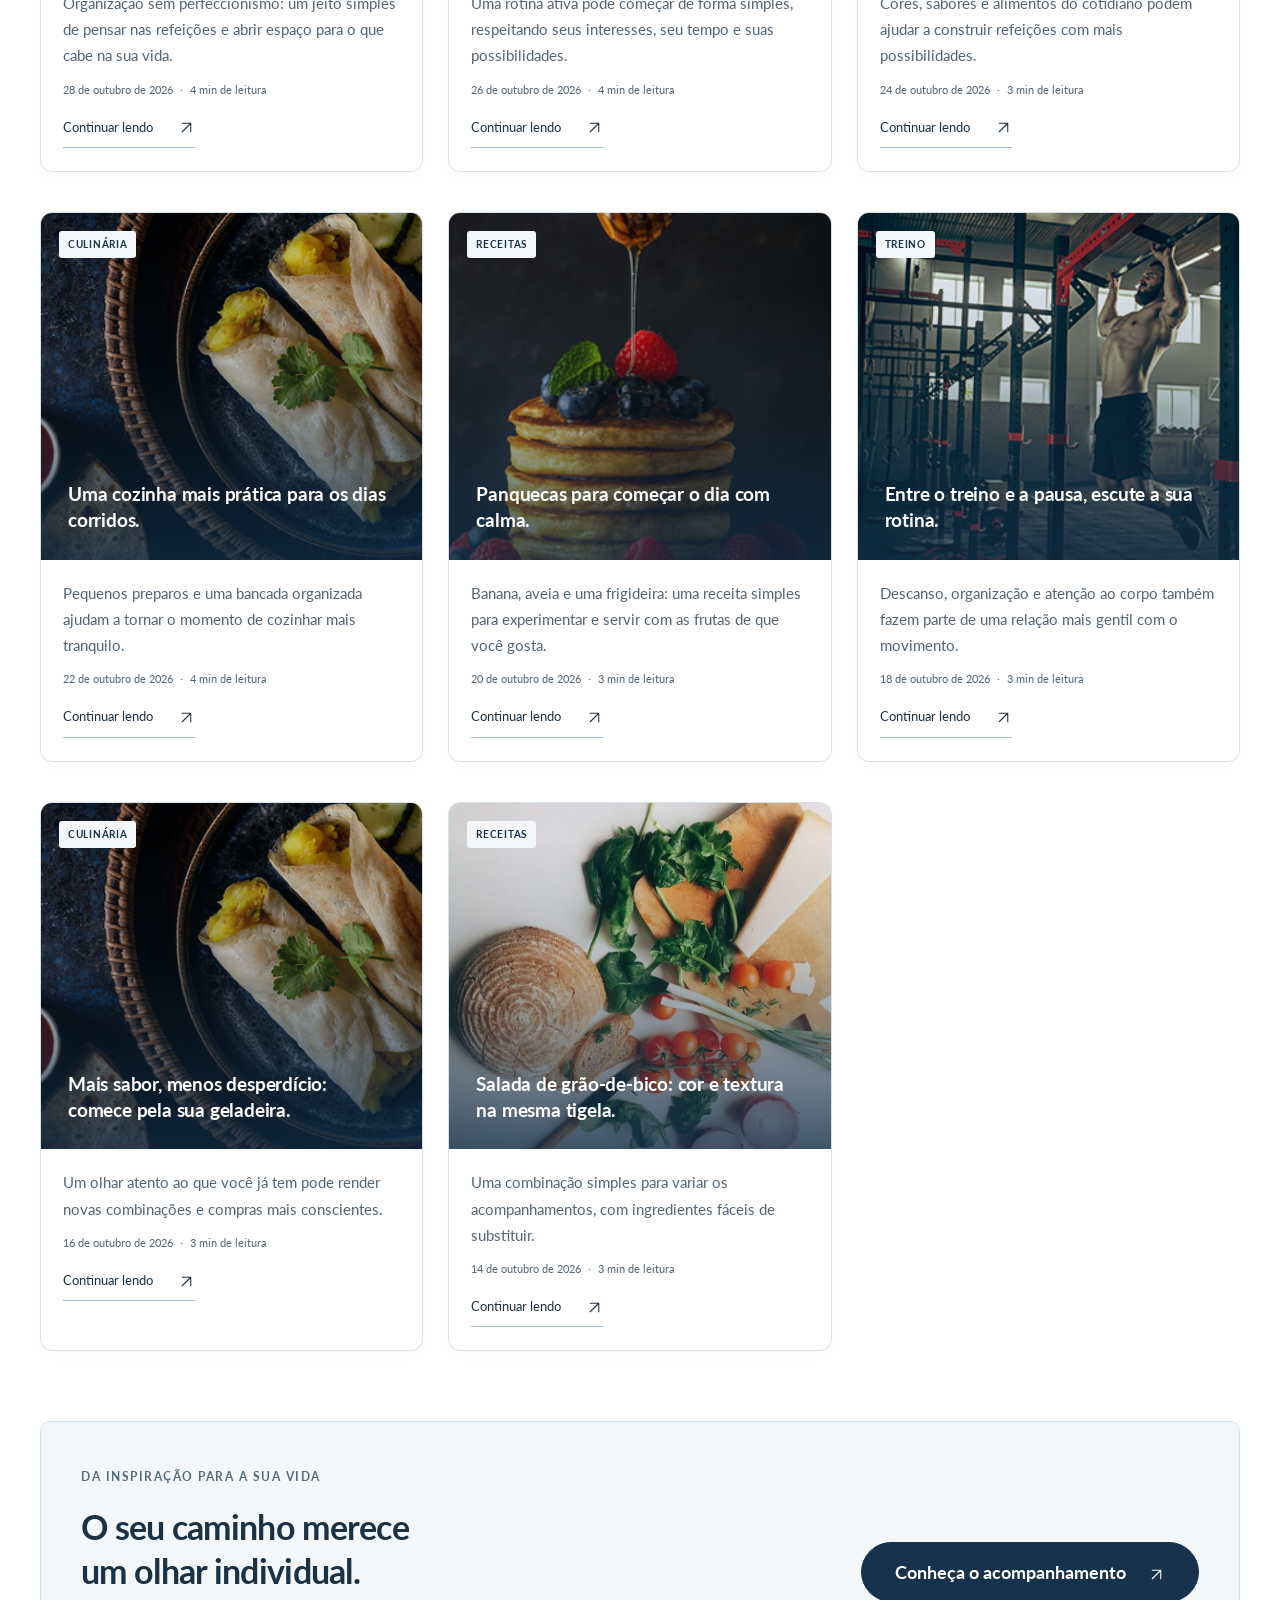
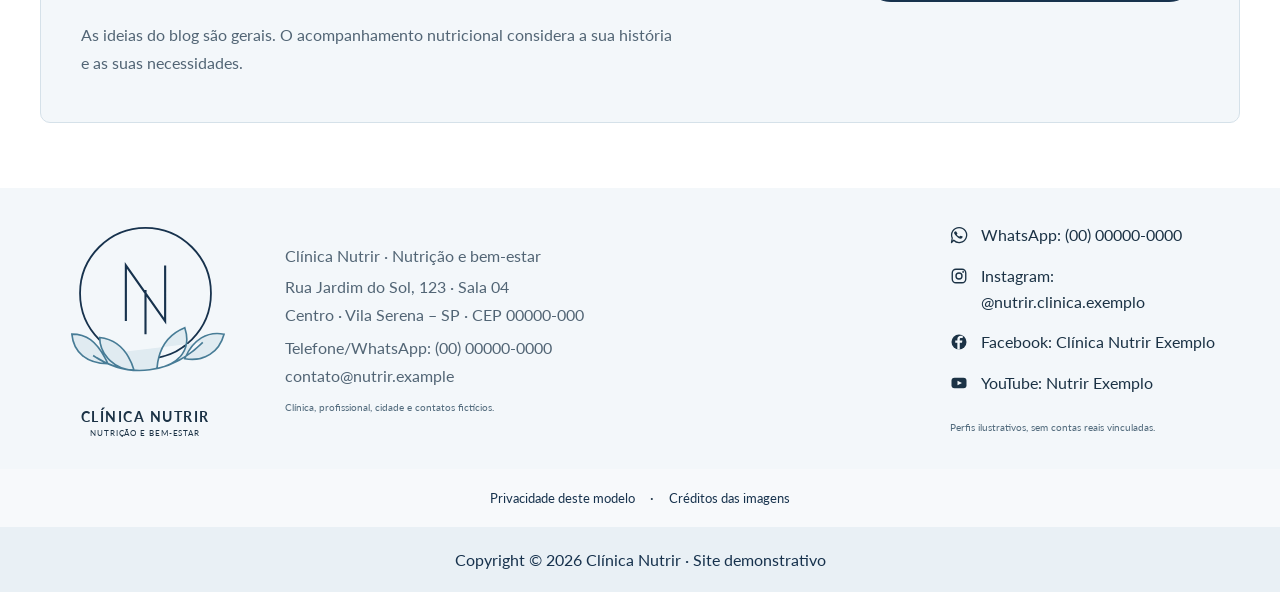
<file: blog.html>
<!doctype html>
<html lang="pt-BR">
<head>
  <meta charset="utf-8">
  <meta name="viewport" content="width=device-width, initial-scale=1">
  <meta name="description" content="Ideias para uma rotina com mais equilíbrio: treino, alimentação, culinária e receitas no blog da Nutrir.">
  <title>Blog — Rotina com leveza | Nutrir</title>
  <link rel="stylesheet" href="styles.css?v=clinica-3">
  <link rel="stylesheet" href="blog.css?v=clinica-3">
  <script src="script.js?v=clinica-3" defer></script>
  <script src="blog.js?v=clinica-3" defer></script>
<link rel="icon" href="assets/favicon.svg" type="image/svg+xml"></head>
<body>
  <a class="skip-link" href="#conteudo">Pular para o conteúdo</a><header data-site-header></header>
  <main id="conteudo">
    <section class="blog-heading container">
      <p class="breadcrumb"><a href="index.html">Principal</a><span aria-hidden="true">/</span>Blog</p>
      <p class="eyebrow">O CUIDADO TAMBÉM MORA NO COTIDIANO</p>
      <h1>Vida leve, <br><em>um dia de cada vez.</em></h1>
      <p class="blog-lead">Entre uma refeição, um movimento e uma pausa, há espaço para cuidar de você. Inspirações para uma rotina mais gostosa e possível.</p>
      <span class="editorial-note">Conteúdo demonstrativo · Clínica fictícia</span>
    </section>

    <section class="blog-feature-section container" aria-label="Em destaque">
      <article class="blog-feature">
        <a class="blog-feature-photo" href="artigo.html?post=organizar-alimentacao-semana" aria-label="Ler: Uma semana mais leve começa com pequenas escolhas">
          <img src="assets/rotina.jpg" width="1200" height="800" alt="Cesta com legumes frescos para o preparo de refeições" fetchpriority="high">
          <span class="feature-stamp">ESCOLHA DA SEMANA</span>
        </a>
        <div class="blog-feature-copy">
          <span class="category-label">ALIMENTAÇÃO</span>
          <p class="article-meta">28 de outubro de 2026 <span>·</span> 4 min de leitura</p>
          <h2><a href="artigo.html?post=organizar-alimentacao-semana">Uma semana mais leve começa com pequenas escolhas.</a></h2>
          <p>Organização sem perfeccionismo: um jeito simples de pensar nas refeições e abrir espaço para o que cabe na sua vida.</p>
          <a class="blog-read-link" href="artigo.html?post=organizar-alimentacao-semana">Ler a história <span aria-hidden="true"><svg class="ui-arrow" viewBox="0 0 24 24" fill="none" aria-hidden="true" focusable="false"><path d="M6 18 18 6M6 6h12v12" stroke="currentColor" stroke-width="1.5" stroke-linecap="round" stroke-linejoin="round"/></svg></span></a>
        </div>
      </article>
    </section>

    <section class="blog-stories container section" aria-labelledby="stories-title">
      <div class="blog-stories-heading">
        <div><p class="eyebrow">IDEIAS PARA LEVAR PARA A VIDA</p><h2 id="stories-title">Explore sua <em>rotina.</em></h2></div>
        <p>Um pouco de informação.<br>Um convite para experimentar.</p>
      </div>
      <div class="blog-toolbar">
        <div class="blog-filters" role="group" aria-label="Filtrar artigos por assunto">
          <button class="filter-button is-active" type="button" data-category="Todos" aria-pressed="true">Todos</button>
          <button class="filter-button" type="button" data-category="Treino" aria-pressed="false">Treino</button>
          <button class="filter-button" type="button" data-category="Alimentação" aria-pressed="false">Alimentação</button>
          <button class="filter-button" type="button" data-category="Culinária" aria-pressed="false">Culinária</button>
          <button class="filter-button" type="button" data-category="Receitas" aria-pressed="false">Receitas</button>
        </div>
        <label class="blog-search"><span class="sr-only">Buscar artigos</span><input id="blog-search" type="search" placeholder="O que você procura?" autocomplete="off"><span aria-hidden="true">⌕</span></label>
      </div>
      <p id="blog-results" class="blog-results" aria-live="polite"></p>
      <div id="blog-grid" class="blog-grid"></div>
      <div id="blog-empty" class="blog-empty" hidden><h3>Nenhuma história por aqui ainda.</h3><p>Tente outra palavra ou escolha um assunto diferente.</p><button class="button button-outline" id="clear-filters" type="button">Ver todos os artigos</button></div>
      <noscript><p>Ative o JavaScript para filtrar e consultar todos os artigos. Você também pode <a href="artigo.html?post=organizar-alimentacao-semana">ler a história em destaque</a>.</p></noscript>
    </section>

    <section class="blog-closing container">
      <div><p class="eyebrow">DA INSPIRAÇÃO PARA A SUA VIDA</p><h2>O seu caminho merece<br><em>um olhar individual.</em></h2><p>As ideias do blog são gerais. O acompanhamento nutricional considera a sua história e as suas necessidades.</p></div>
      <a class="button" href="index.html#contato">Conheça o acompanhamento <span aria-hidden="true"><svg class="ui-arrow" viewBox="0 0 24 24" fill="none" aria-hidden="true" focusable="false"><path d="M6 18 18 6M6 6h12v12" stroke="currentColor" stroke-width="1.5" stroke-linecap="round" stroke-linejoin="round"/></svg></span></a>
    </section>
  </main>
  <footer data-site-footer></footer>
</body>
</html>
</file>
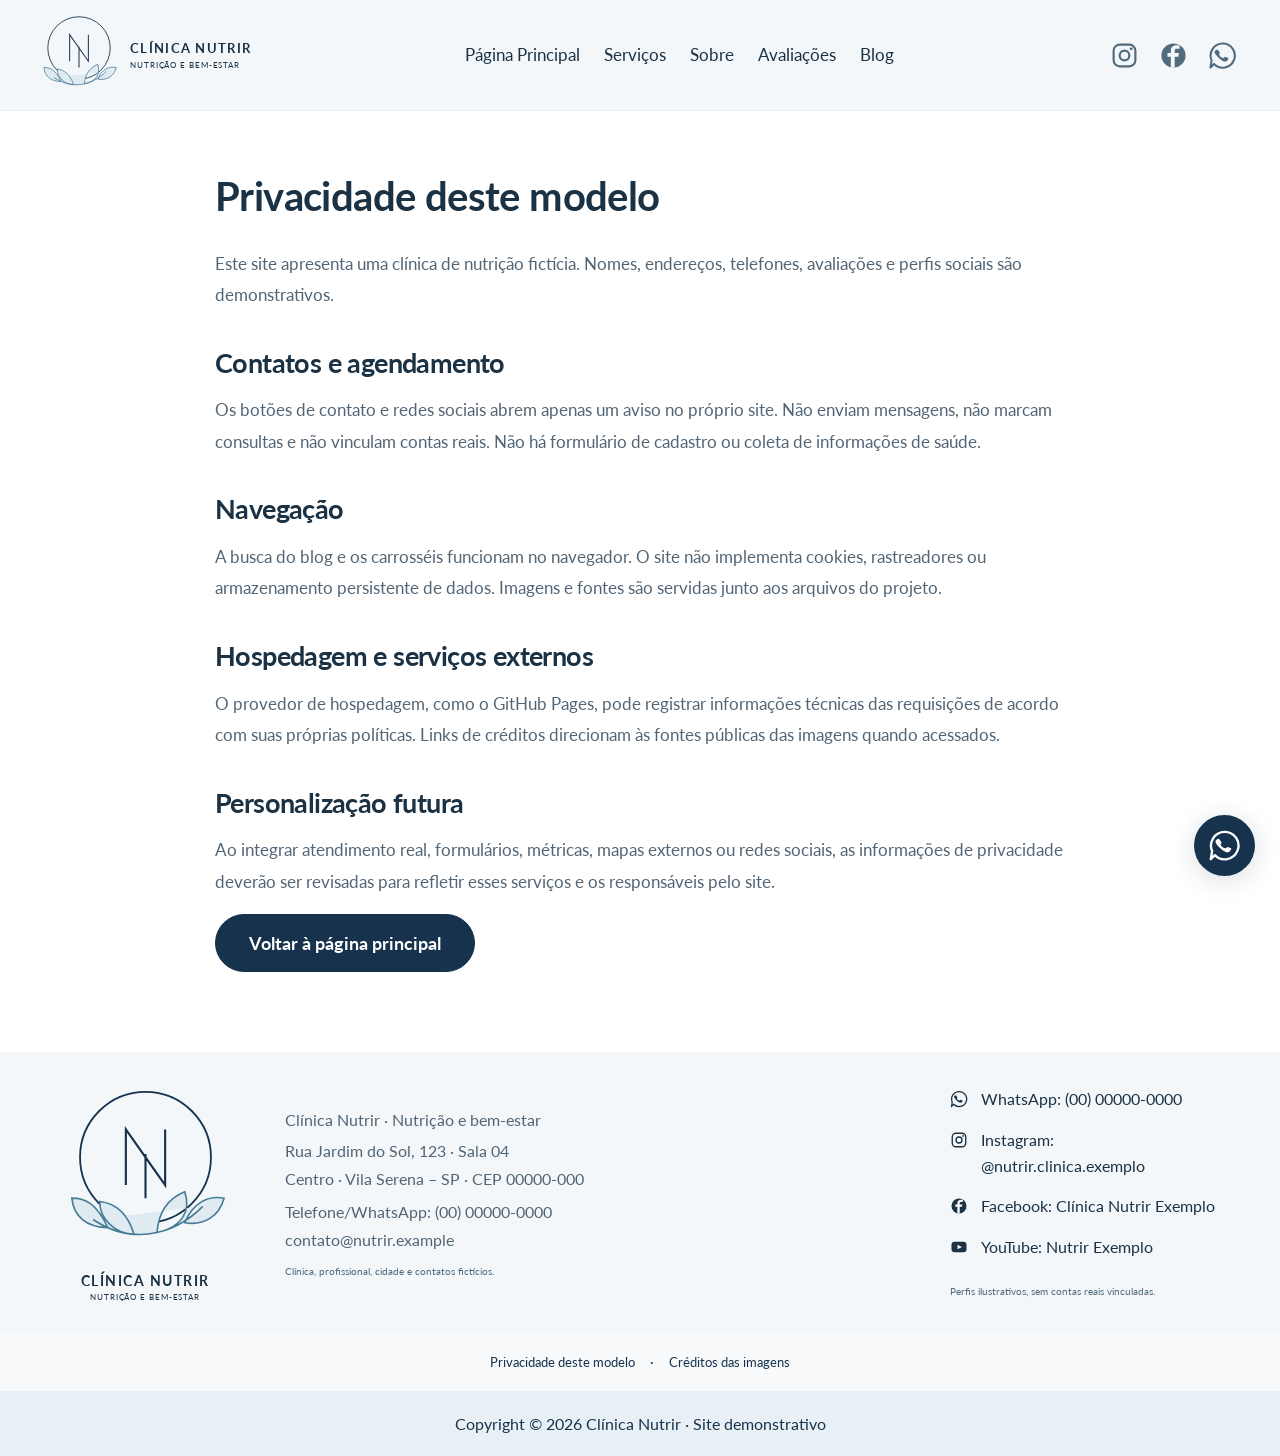
<file: privacidade.html>
<!doctype html><html lang="pt-BR"><head><meta charset="utf-8"><meta name="viewport" content="width=device-width,initial-scale=1"><meta name="description" content="Informações de privacidade do site demonstrativo da Clínica Nutrir."><title>Privacidade do modelo | Clínica Nutrir</title><link rel="stylesheet" href="styles.css?v=clinica-3"><link rel="icon" href="assets/favicon.svg" type="image/svg+xml"><script src="script.js?v=clinica-3" defer></script></head><body><a class="skip-link" href="#conteudo">Pular para o conteúdo</a><header data-site-header></header><main id="conteudo" class="container privacy-content"><h1>Privacidade deste modelo</h1><p>Este site apresenta uma clínica de nutrição fictícia. Nomes, endereços, telefones, avaliações e perfis sociais são demonstrativos.</p><h2>Contatos e agendamento</h2><p>Os botões de contato e redes sociais abrem apenas um aviso no próprio site. Não enviam mensagens, não marcam consultas e não vinculam contas reais. Não há formulário de cadastro ou coleta de informações de saúde.</p><h2>Navegação</h2><p>A busca do blog e os carrosséis funcionam no navegador. O site não implementa cookies, rastreadores ou armazenamento persistente de dados. Imagens e fontes são servidas junto aos arquivos do projeto.</p><h2>Hospedagem e serviços externos</h2><p>O provedor de hospedagem, como o GitHub Pages, pode registrar informações técnicas das requisições de acordo com suas próprias políticas. Links de créditos direcionam às fontes públicas das imagens quando acessados.</p><h2>Personalização futura</h2><p>Ao integrar atendimento real, formulários, métricas, mapas externos ou redes sociais, as informações de privacidade deverão ser revisadas para refletir esses serviços e os responsáveis pelo site.</p><a class="button" href="index.html">Voltar à página principal</a></main><footer data-site-footer></footer></body></html>
</file>
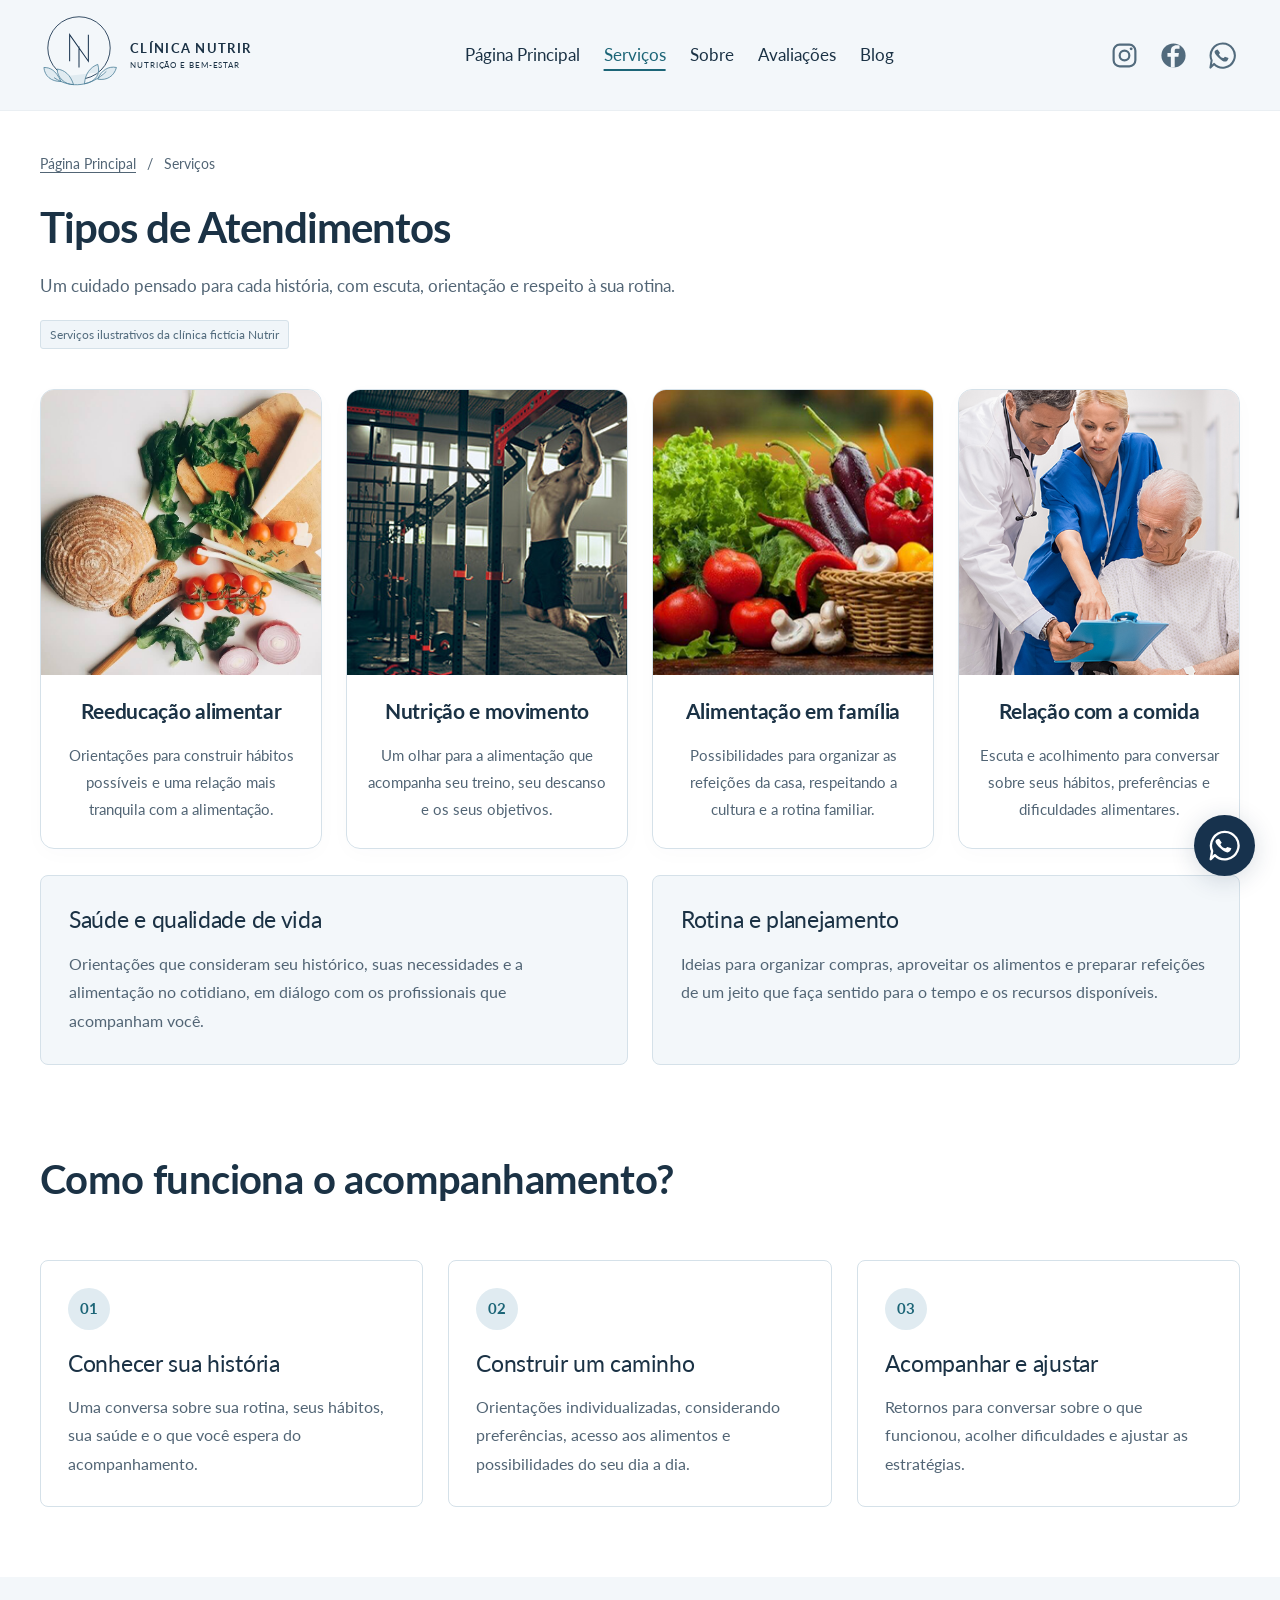
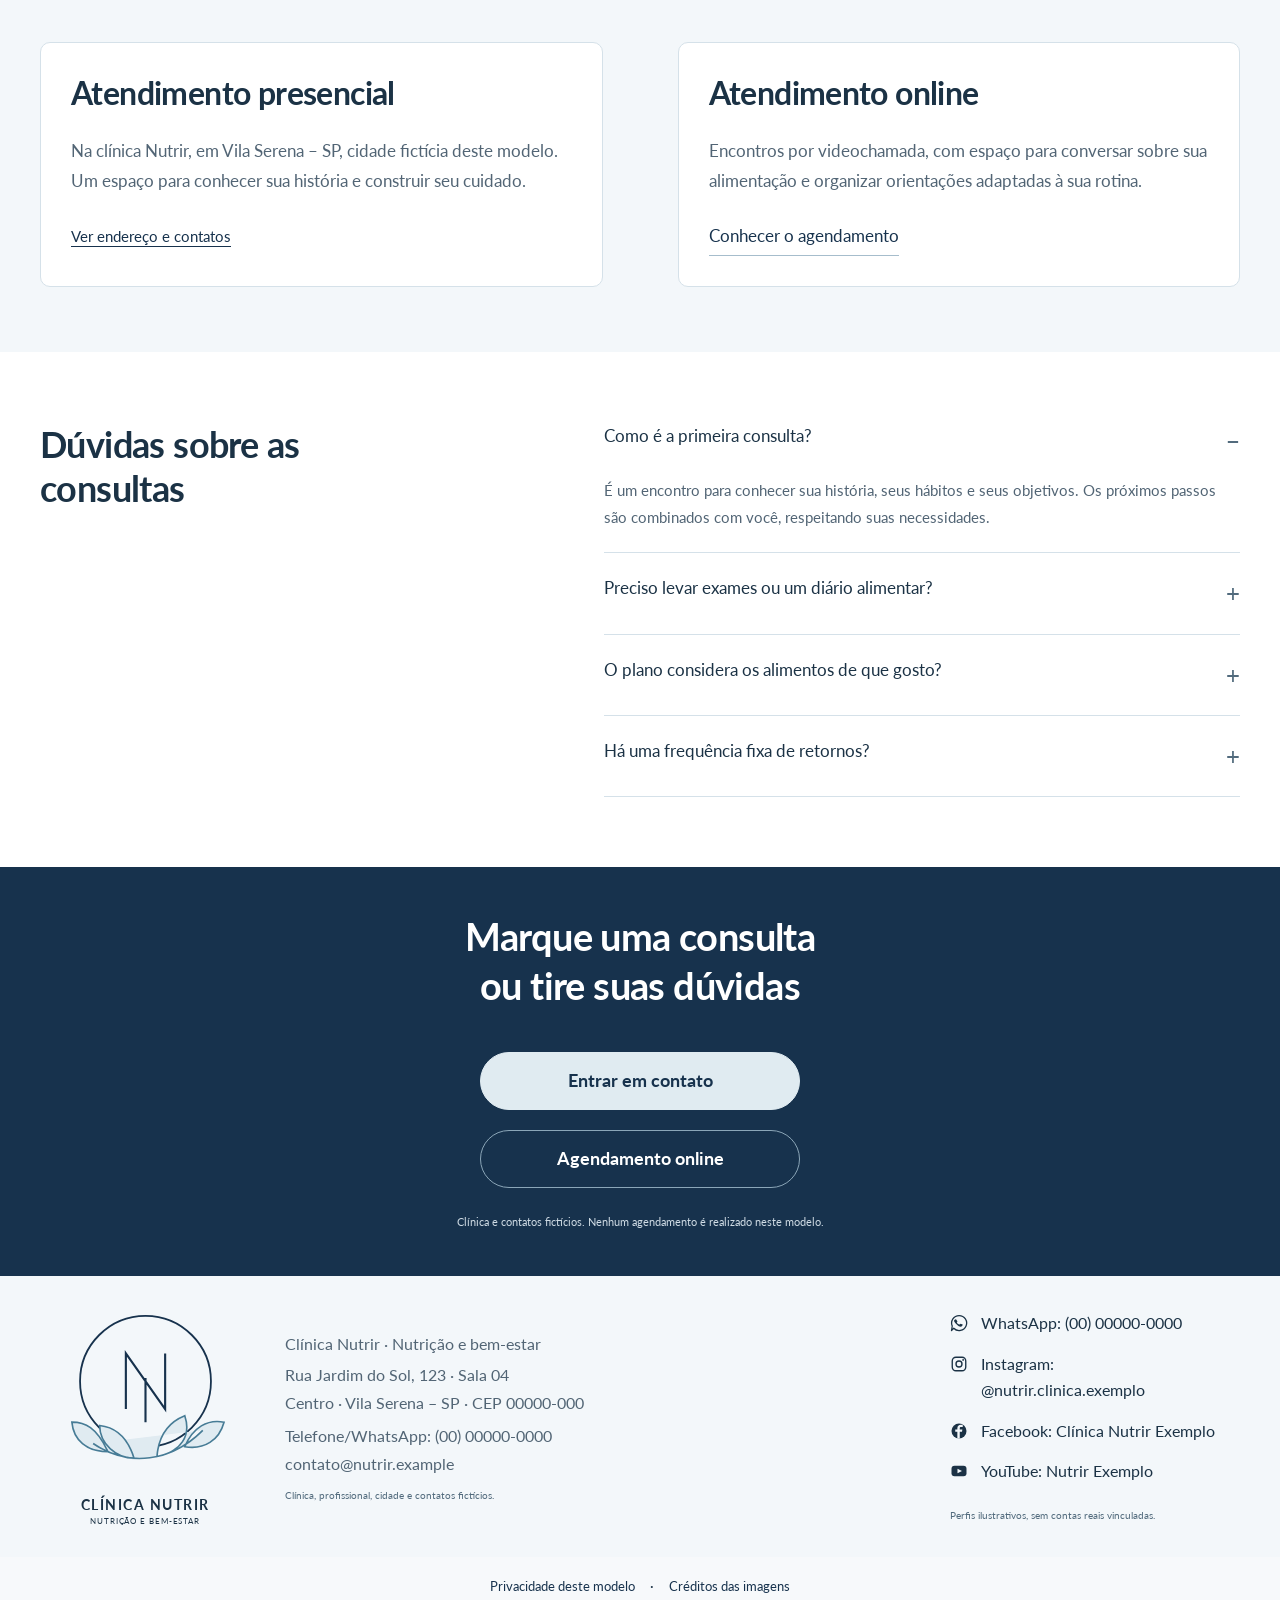
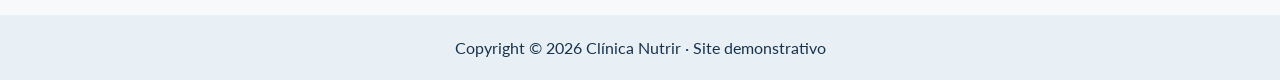
<file: servicos.html>
<!doctype html>
<html lang="pt-BR"><head><meta charset="utf-8"><meta name="viewport" content="width=device-width,initial-scale=1"><meta name="description" content="Conheça os serviços demonstrativos da Nutrir, com reeducação alimentar, nutrição e movimento, alimentação em família e cuidado individualizado."><meta name="theme-color" content="#17324d"><title>Serviços e acompanhamentos | Nutrir</title><link rel="icon" href="assets/favicon.svg" type="image/svg+xml"><link rel="stylesheet" href="styles.css?v=clinica-3"><link rel="stylesheet" href="pages.css?v=clinica-3"><script src="script.js?v=clinica-3" defer></script></head>
<body><a class="skip-link" href="#conteudo">Pular para o conteúdo</a><header data-site-header></header><main class="inner-page" id="conteudo">
<section class="inner-page-intro container"><p class="breadcrumb"><a href="index.html">Página Principal</a><span aria-hidden="true">/</span>Serviços</p><h1>Tipos de Atendimentos</h1><p class="inner-intro-text">Um cuidado pensado para cada história, com escuta, orientação e respeito à sua rotina.</p><span class="inner-demo-label">Serviços ilustrativos da clínica fictícia Nutrir</span></section>
<section class="container inner-service-section" id="acompanhamentos" aria-label="Áreas de acompanhamento"><div class="inner-photo-grid"><article class="inner-photo-card" id="reeducacao"><a href="#como-funciona"><img src="assets/salada.jpg" alt="Pão integral, folhas, tomates e queijo sobre uma bancada clara" width="600" height="750" loading="lazy"><h3>Reeducação alimentar</h3><p>Orientações para construir hábitos possíveis e uma relação mais tranquila com a alimentação.</p></a></article>
<article class="inner-photo-card" id="movimento"><a href="#como-funciona"><img src="assets/treino.jpg" alt="Homem praticando barra em uma academia" width="600" height="750" loading="lazy"><h3>Nutrição e movimento</h3><p>Um olhar para a alimentação que acompanha seu treino, seu descanso e os seus objetivos.</p></a></article>
<article class="inner-photo-card" id="familia"><a href="#como-funciona"><img src="assets/rotina.jpg" alt="Cesta com legumes frescos" width="600" height="750" loading="lazy"><h3>Alimentação em família</h3><p>Possibilidades para organizar as refeições da casa, respeitando a cultura e a rotina familiar.</p></a></article>
<article class="inner-photo-card" id="relacao"><a href="#como-funciona"><img src="assets/acolhimento.jpg" alt="Profissionais de saúde em conversa com uma pessoa idosa, imagem ilustrativa" width="600" height="750" loading="lazy"><h3>Relação com a comida</h3><p>Escuta e acolhimento para conversar sobre seus hábitos, preferências e dificuldades alimentares.</p></a></article></div>
<div class="inner-extra-services"><article id="saude"><h3>Saúde e qualidade de vida</h3><p>Orientações que consideram seu histórico, suas necessidades e a alimentação no cotidiano, em diálogo com os profissionais que acompanham você.</p></article><article id="rotina"><h3>Rotina e planejamento</h3><p>Ideias para organizar compras, aproveitar os alimentos e preparar refeições de um jeito que faça sentido para o tempo e os recursos disponíveis.</p></article></div></section>
<section class="container section" id="como-funciona"><h2 class="inner-section-title">Como funciona o acompanhamento?</h2><div class="inner-process"><article><span>01</span><h3>Conhecer sua história</h3><p>Uma conversa sobre sua rotina, seus hábitos, sua saúde e o que você espera do acompanhamento.</p></article><article><span>02</span><h3>Construir um caminho</h3><p>Orientações individualizadas, considerando preferências, acesso aos alimentos e possibilidades do seu dia a dia.</p></article><article><span>03</span><h3>Acompanhar e ajustar</h3><p>Retornos para conversar sobre o que funcionou, acolher dificuldades e ajustar as estratégias.</p></article></div></section>
<section class="inner-modalities-section"><div class="container inner-modalities"><article><h2>Atendimento presencial</h2><p>Na clínica Nutrir, em Vila Serena – SP, cidade fictícia deste modelo. Um espaço para conhecer sua história e construir seu cuidado.</p><a class="text-link" href="index.html#contato">Ver endereço e contatos</a></article><article><h2>Atendimento online</h2><p>Encontros por videochamada, com espaço para conversar sobre sua alimentação e organizar orientações adaptadas à sua rotina.</p><button class="inner-inline-button" type="button" data-demo-contact>Conhecer o agendamento</button></article></div></section>
<section class="container section inner-faq-section"><h2>Dúvidas sobre as consultas</h2><div class="inner-faq"><details open><summary>Como é a primeira consulta?</summary><p>É um encontro para conhecer sua história, seus hábitos e seus objetivos. Os próximos passos são combinados com você, respeitando suas necessidades.</p></details><details><summary>Preciso levar exames ou um diário alimentar?</summary><p>Documentos já disponíveis podem contribuir, mas a orientação sobre o que levar deve ser confirmada com o profissional antes do encontro. Não é necessário fazer exames por conta própria.</p></details><details><summary>O plano considera os alimentos de que gosto?</summary><p>Preferências, cultura alimentar, acesso aos alimentos e rotina fazem parte do cuidado. Necessidades específicas são avaliadas individualmente.</p></details><details><summary>Há uma frequência fixa de retornos?</summary><p>A frequência é combinada conforme a avaliação inicial e as necessidades de cada pessoa. Este modelo não oferece pacotes ou agendamentos reais.</p></details></div></section><section class="inner-contact"><div class="container"><h2>Marque uma consulta<br>ou tire suas dúvidas</h2><div class="inner-contact-buttons"><button type="button" class="button" data-demo-contact>Entrar em contato</button><button type="button" class="button" data-demo-contact>Agendamento online</button></div><p>Clínica e contatos fictícios. Nenhum agendamento é realizado neste modelo.</p></div></section></main><footer data-site-footer></footer></body></html>
</file>
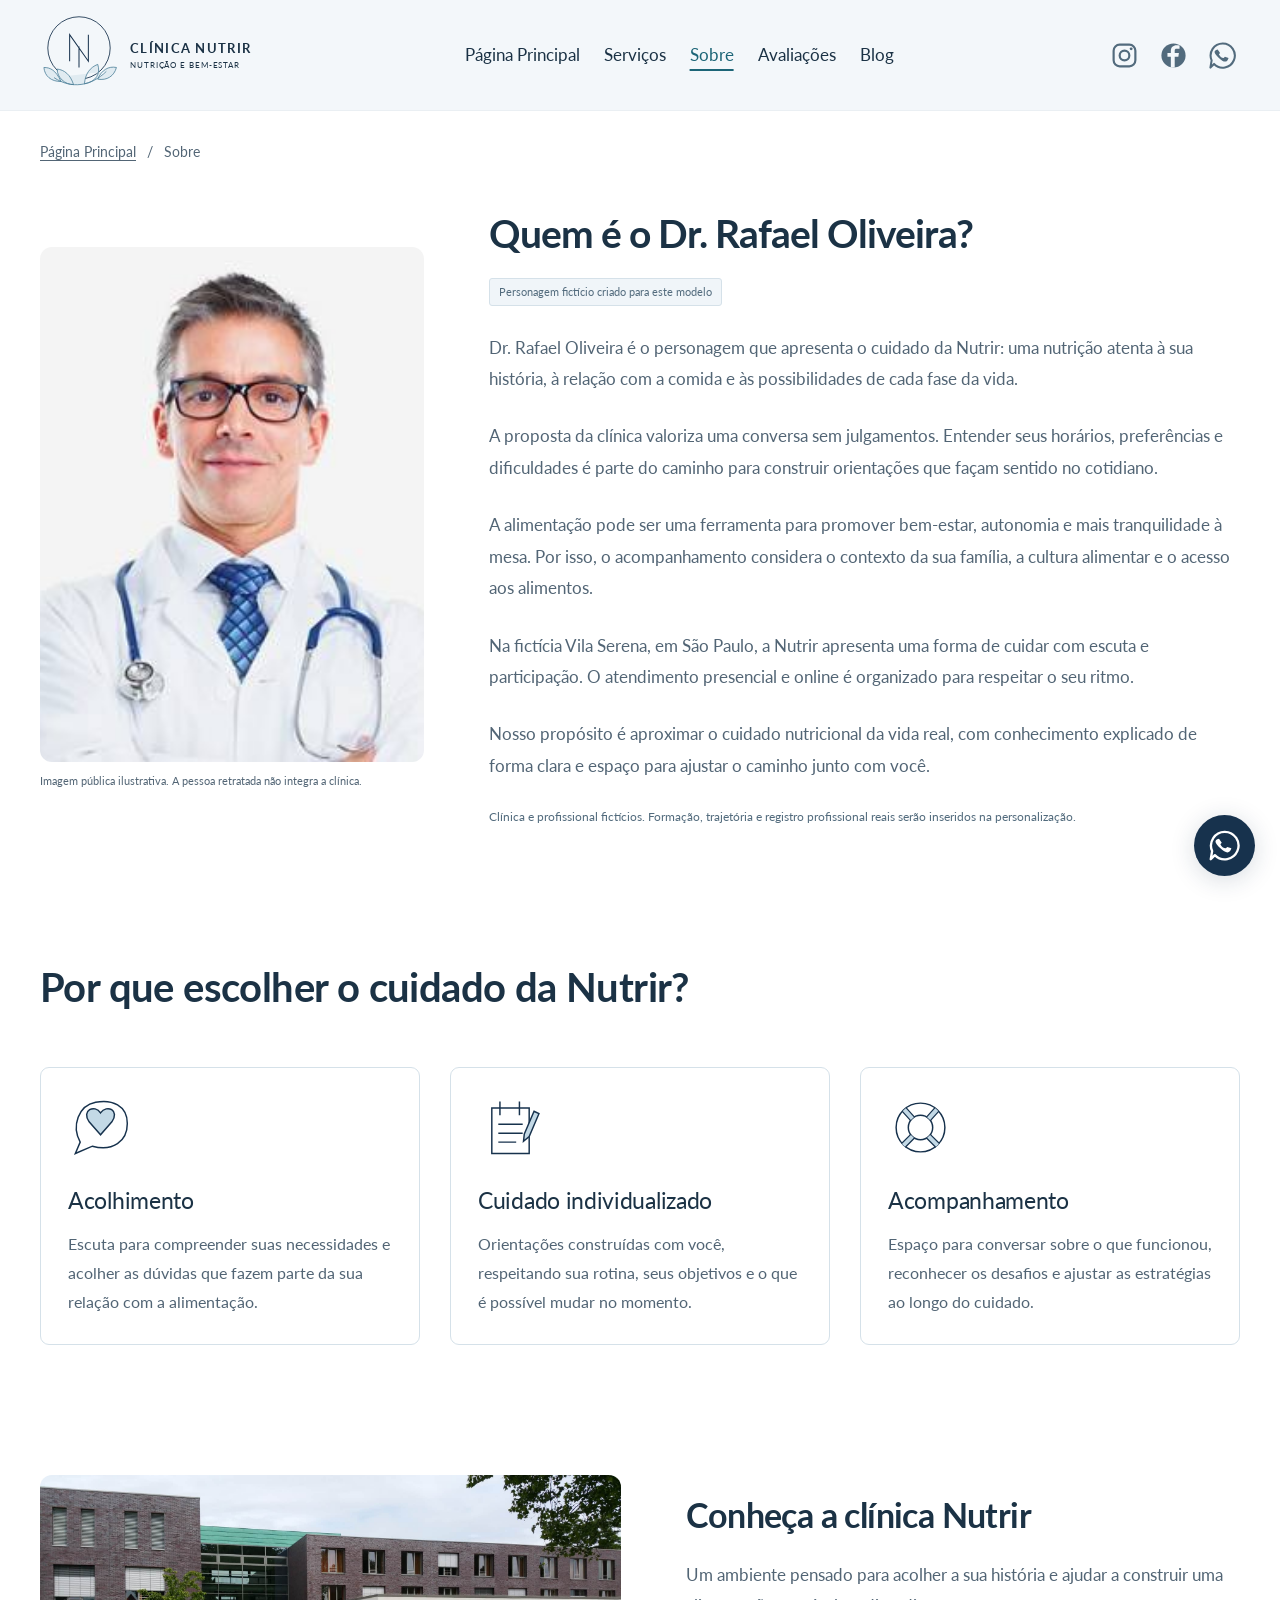
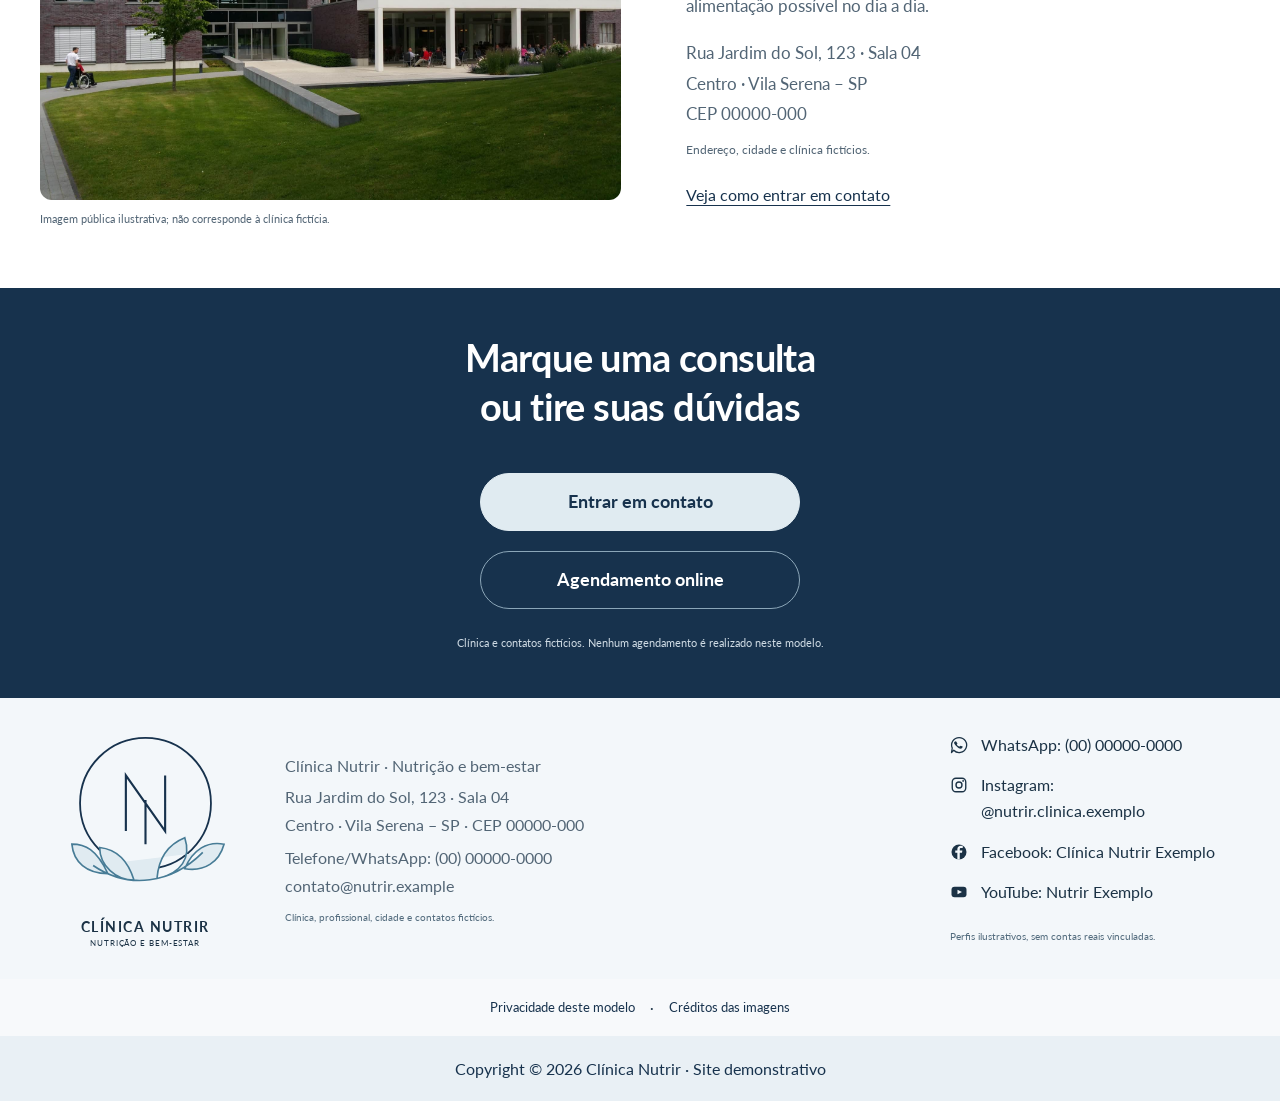
<file: sobre.html>
<!doctype html>
<html lang="pt-BR"><head><meta charset="utf-8"><meta name="viewport" content="width=device-width,initial-scale=1"><meta name="description" content="Conheça a proposta de cuidado da Nutrir e o personagem fictício Dr. Rafael Oliveira. Fotos e dados ilustrativos."><meta name="theme-color" content="#17324d"><title>Sobre a clínica | Nutrir</title><link rel="icon" href="assets/favicon.svg" type="image/svg+xml"><link rel="stylesheet" href="styles.css?v=clinica-3"><link rel="stylesheet" href="pages.css?v=clinica-3"><script src="script.js?v=clinica-3" defer></script></head>
<body><a class="skip-link" href="#conteudo">Pular para o conteúdo</a><header data-site-header></header><main class="inner-page" id="conteudo">
<div class="container inner-breadcrumb"><p class="breadcrumb"><a href="index.html">Página Principal</a><span aria-hidden="true">/</span>Sobre</p></div>
<section class="container inner-profile-grid"><figure class="inner-profile-photo"><img src="assets/doutor.jpg" alt="Foto pública ilustrativa para apresentar o profissional fictício" width="600" height="800"><figcaption>Imagem pública ilustrativa. A pessoa retratada não integra a clínica.</figcaption></figure><div class="inner-profile-copy"><h1>Quem é o Dr. Rafael Oliveira?</h1><span class="inner-demo-label">Personagem fictício criado para este modelo</span><p>Dr. Rafael Oliveira é o personagem que apresenta o cuidado da Nutrir: uma nutrição atenta à sua história, à relação com a comida e às possibilidades de cada fase da vida.</p><p>A proposta da clínica valoriza uma conversa sem julgamentos. Entender seus horários, preferências e dificuldades é parte do caminho para construir orientações que façam sentido no cotidiano.</p><p>A alimentação pode ser uma ferramenta para promover bem-estar, autonomia e mais tranquilidade à mesa. Por isso, o acompanhamento considera o contexto da sua família, a cultura alimentar e o acesso aos alimentos.</p><p>Na fictícia Vila Serena, em São Paulo, a Nutrir apresenta uma forma de cuidar com escuta e participação. O atendimento presencial e online é organizado para respeitar o seu ritmo.</p><p>Nosso propósito é aproximar o cuidado nutricional da vida real, com conhecimento explicado de forma clara e espaço para ajustar o caminho junto com você.</p><small>Clínica e profissional fictícios. Formação, trajetória e registro profissional reais serão inseridos na personalização.</small></div></section>
<section class="container section"><h2 class="inner-section-title">Por que escolher o cuidado da Nutrir?</h2><div class="inner-value-grid"><article><svg viewBox="0 0 80 80" fill="none" aria-hidden="true"><path d="M15 58 9 72l21-9c25 7 43-6 43-28S54 5 34 9C13 13 4 38 15 58Z" stroke="currentColor" stroke-width="1.8"/><path d="M40 49 26 33c-10-14 7-22 14-11 8-11 24-3 14 11Z" fill="#c3d9e6" stroke="currentColor" stroke-width="1.8"/></svg><h3>Acolhimento</h3><p>Escuta para compreender suas necessidades e acolher as dúvidas que fazem parte da sua relação com a alimentação.</p></article><article><svg viewBox="0 0 80 80" fill="none" aria-hidden="true"><path d="M17 16h46v56H17zM27 8v17M51 8v17M25 36h30M25 47h30M25 58h22" stroke="currentColor" stroke-width="1.8"/><path d="m57 48 12-28 6 3-12 28-7 6Z" fill="#c3d9e6" stroke="currentColor" stroke-width="1.8"/></svg><h3>Cuidado individualizado</h3><p>Orientações construídas com você, respeitando sua rotina, seus objetivos e o que é possível mudar no momento.</p></article><article><svg viewBox="0 0 80 80" fill="none" aria-hidden="true"><circle cx="40" cy="40" r="30" stroke="currentColor" stroke-width="1.8"/><circle cx="40" cy="40" r="15" stroke="currentColor" stroke-width="1.8"/><path d="m20 18 10 11M50 51l11 11M60 18 50 29M30 51 19 62" stroke="currentColor" stroke-width="8"/><path d="m20 18 10 11M50 51l11 11M60 18 50 29M30 51 19 62" stroke="#c3d9e6" stroke-width="5"/></svg><h3>Acompanhamento</h3><p>Espaço para conversar sobre o que funcionou, reconhecer os desafios e ajustar as estratégias ao longo do cuidado.</p></article></div></section>
<section class="inner-clinic-section"><div class="container inner-clinic"><figure><img src="assets/clinica.jpg" alt="Fachada de um centro de saúde, imagem pública ilustrativa" width="960" height="540" loading="lazy"><figcaption>Imagem pública ilustrativa; não corresponde à clínica fictícia.</figcaption></figure><div><h2>Conheça a clínica Nutrir</h2><p>Um ambiente pensado para acolher a sua história e ajudar a construir uma alimentação possível no dia a dia.</p><address>Rua Jardim do Sol, 123 · Sala 04<br>Centro · Vila Serena – SP<br>CEP 00000-000</address><p class="inner-small">Endereço, cidade e clínica fictícios.</p><a class="text-link" href="index.html#contato">Veja como entrar em contato</a></div></div></section><section class="inner-contact"><div class="container"><h2>Marque uma consulta<br>ou tire suas dúvidas</h2><div class="inner-contact-buttons"><button type="button" class="button" data-demo-contact>Entrar em contato</button><button type="button" class="button" data-demo-contact>Agendamento online</button></div><p>Clínica e contatos fictícios. Nenhum agendamento é realizado neste modelo.</p></div></section></main><footer data-site-footer></footer></body></html>
</file>
<file: styles.css>
@font-face{font-family:Lato;src:url('assets/fonts/Lato-Regular.ttf') format('truetype');font-weight:400;font-style:normal;font-display:swap}
@font-face{font-family:Lato;src:url('assets/fonts/Lato-Bold.ttf') format('truetype');font-weight:700;font-style:normal;font-display:swap}
:root{--cream:#f3f7fa;--green:#17324d;--ink:#1b3245;--muted:#526575;--sage:#e0ebf1;--line:#d5e1e9;--sans:Lato,Arial,Helvetica,sans-serif;--serif:var(--sans)}
*{box-sizing:border-box}html{scroll-behavior:smooth;scroll-padding-top:24px}body{margin:0;background:#fff;color:var(--ink);font:17px/1.7 var(--sans);-webkit-font-smoothing:antialiased}h1,h2,h3,h4,p{margin-top:0}h1,h2,h3,h4{font-family:var(--sans);font-weight:700;line-height:1.25;letter-spacing:-.6px}h1{font-size:42px}h2{font-size:46px;margin-bottom:28px}h3{font-size:24px;margin-bottom:14px}p{color:var(--muted)}em{font-style:normal;color:inherit}a{color:inherit;text-decoration:none}button,input{font:inherit}button{cursor:pointer}img{max-width:100%;height:auto}figure{margin:0}address{font-style:normal}button,a,input,summary{-webkit-tap-highlight-color:transparent}a:focus-visible,button:focus-visible,input:focus-visible,summary:focus-visible{outline:3px solid #1c6577;outline-offset:5px}::selection{background:#cbdfe9}[hidden]{display:none!important}.container{width:min(1200px,calc(100% - 48px));margin-inline:auto}.section{padding-block:70px}.button{display:inline-flex;align-items:center;justify-content:center;gap:22px;min-height:58px;background:var(--green);border:1px solid var(--green);border-radius:40px;color:#fff;padding:14px 33px;line-height:1.5;font-size:18px;font-weight:700;text-align:center;transition:background .2s,transform .2s}.button:hover{background:#1c6577;transform:translateY(-1px)}.button span{font-size:20px}.button-outline{background:transparent;color:var(--green)}.button-outline:hover{color:#fff}.button-light{background:var(--sage);color:var(--green);border-color:var(--sage)}.button-light:hover{background:#cbdfe9}.text-link{display:inline-flex;align-items:center;gap:12px;font-size:16px;color:var(--green);text-decoration:underline;text-underline-offset:4px}.text-link:hover{color:#526b7d}.ui-arrow{display:inline-block;width:17px;height:17px;vertical-align:-3px;flex-shrink:0}.eyebrow{font-size:12px;font-weight:700;letter-spacing:1.5px;color:#526b7d;line-height:1.7;margin-bottom:17px}.breadcrumb{display:flex;flex-wrap:wrap;gap:11px;align-items:center;font-size:13px;color:var(--muted);margin-bottom:25px}.breadcrumb a{text-decoration:underline;text-underline-offset:3px}.page-hero{background:var(--cream);padding-block:30px 65px}.page-hero h1{margin-bottom:24px}.section-intro{display:flex;align-items:flex-end;justify-content:space-between;gap:40px;margin-bottom:35px}.section-intro h2{margin-bottom:0}.section-intro>p{max-width:430px;font-size:16px;margin:0}.demo-badge{display:inline-block;border:1px solid var(--line);background:var(--sage);color:#526b7d;padding:5px 10px;border-radius:3px;font-size:11px}.sr-only{position:absolute!important;width:1px!important;height:1px!important;padding:0!important;margin:-1px!important;overflow:hidden!important;clip:rect(0,0,0,0)!important;white-space:nowrap!important;border:0!important}.skip-link{position:fixed;top:8px;left:8px;z-index:50;transform:translateY(-150%);padding:12px 20px;background:var(--green);color:white;border-radius:4px}.skip-link:focus{transform:translateY(0)}
/* Cabeçalho: marca, navegação e redes, como na referência. */
[data-site-header]{background:var(--cream)}.header-inner{min-height:110px;display:flex;align-items:center;justify-content:space-between;gap:28px;position:relative}.brand{display:flex;align-items:center;gap:12px;flex-shrink:0}.brand img{width:78px;height:86px}.brand>span{font-size:13px;font-weight:700;letter-spacing:1.3px;line-height:1.5;white-space:nowrap}.brand small{display:block;font-size:8px;font-weight:400;letter-spacing:.9px}.header-inner #navigation{display:flex;align-items:center;justify-content:center;gap:32px;font-size:17px;flex:1}.header-inner #navigation>a{padding-block:10px;white-space:nowrap}.header-inner #navigation>a:hover,.header-inner #navigation>a[aria-current=page]{color:#526b7d}.header-socials{display:flex;gap:19px;align-items:center}.header-socials button{background:transparent;border:0;padding:3px;color:#526b7d;display:grid;place-items:center;min-width:31px;min-height:38px}.header-socials button:hover{color:var(--green)}.header-socials svg{width:29px;height:29px}.menu-toggle{display:none}
/* Página principal: sequência e proporções das capturas fornecidas. */
.reference-hero{background:var(--cream);padding:0 0 100px}.reference-hero-grid{display:grid;grid-template-columns:1fr 1.06fr;gap:48px;align-items:start}.reference-hero-copy{text-align:center}.reference-hero h1{font-size:40px;font-weight:400;line-height:1.42;letter-spacing:-.6px;margin:0 0 34px}.reference-hero h1 span{display:block}.reference-hero-copy>.button{min-width:245px}.reference-hero-photo img{width:100%;height:520px;object-fit:cover;object-position:center;display:block;background:var(--sage)}.reference-hero-photo figcaption{font-size:10px;color:#526b7d;text-align:right;margin-top:5px;line-height:1.5}.reference-highlights{width:min(1760px,calc(100% - 100px));margin:auto;padding:96px 0 68px;display:grid;grid-template-columns:repeat(4,minmax(0,1fr));gap:54px}.feature-icon{display:block;width:86px;height:86px;color:var(--green);margin-bottom:18px}.reference-highlights h2{font-size:23px;letter-spacing:-.2px;line-height:1.3;margin-bottom:10px}.reference-highlights h2 a{text-decoration:underline;text-underline-offset:3px}.reference-highlights p{font-size:16px;line-height:1.75;margin:0}.reference-services{padding-bottom:90px}.reference-services h2{margin-bottom:24px}.reference-service-grid{display:grid;grid-template-columns:repeat(4,minmax(0,1fr));gap:24px}.reference-service-grid img{width:100%;height:350px;object-fit:cover;display:block;border-radius:15px;background:var(--sage)}.reference-service-grid article{text-align:center;min-width:0}.reference-service-grid h3{font-size:23px;font-weight:700;letter-spacing:-.4px;text-decoration:underline;text-underline-offset:4px;margin:24px 0}.reference-service-grid a:hover h3{color:#526b7d}.reference-service-grid p{font-size:17px;line-height:1.7;margin:0}.reference-about{padding:0 0 92px}.reference-about h2{font-size:40px;text-align:center;margin:0 0 65px 35%}.reference-about-grid{display:grid;grid-template-columns:32% 1fr;gap:70px;align-items:start}.reference-about-grid figure{padding-top:5px}.reference-about-grid img{width:100%;height:510px;object-fit:cover;object-position:48% center;display:block;background:var(--sage)}.reference-about-grid figcaption{font-size:10px;line-height:1.5;color:#526b7d;margin-top:8px;text-align:center}.reference-about-grid>div{text-align:center}.reference-about-grid p{font-size:18px;line-height:1.75;margin:0 0 30px}.reference-about-grid .text-link{font-size:14px}.reference-benefits{padding:10px 0 67px}.reference-benefits>h2{font-size:46px;margin-bottom:64px}.reference-benefit-grid{display:grid;grid-template-columns:repeat(3,minmax(0,1fr));gap:70px}.reference-benefit-grid h3{font-size:25px;font-weight:700;margin-bottom:14px}.reference-benefit-grid p{font-size:17px;line-height:1.7;margin:0}.reference-benefit-grid .feature-icon{width:80px;height:80px;margin-bottom:22px}.reference-reviews{position:relative;text-align:center;padding:12px 55px 35px}.sample-label{color:#526b7d;font-size:11px;margin-bottom:18px}.review-stage{min-height:223px;display:flex;align-items:center;justify-content:center}.review-slide{width:100%}.review-stars{display:flex;align-items:center;justify-content:center;gap:2px;color:#477c96;margin-bottom:18px}.review-stars svg{width:30px;height:30px}.review-slide h3{font-size:24px;font-weight:700;margin-bottom:16px}.review-slide blockquote{font-size:17px;line-height:1.75;color:#5b6a53;margin:0 auto;max-width:1100px}.review-slide>p{font-size:12px;margin:15px 0 0;color:#526b7d}.slider-arrow{position:absolute;top:50%;transform:translateY(-50%);border:0;background:#edf3f7;border-radius:50%;width:46px;height:46px;display:grid;place-items:center;font-size:30px;font-weight:400;line-height:1;color:var(--green)}.slider-arrow:hover{background:var(--sage)}.slider-arrow.previous{left:-20px}.slider-arrow.next{right:-20px}.review-pagination{display:flex;gap:7px;align-items:center;justify-content:center;margin-top:39px}.review-pagination button{width:9px;height:9px;border:0;border-radius:50%;background:#d0dce5;position:relative;padding:0}.review-pagination button:before,.posts-pagination button:before{content:'';position:absolute;inset:-9px}.review-pagination button[aria-pressed=true]{background:var(--green)}.reviews-more{display:inline-block;font-size:11px;color:#526b7d;margin-top:17px;text-decoration:underline;text-underline-offset:3px}.reference-posts{padding:0 0 68px}.reference-posts h2{margin-bottom:24px}.reference-post-grid{display:grid;grid-template-columns:repeat(3,minmax(0,1fr));gap:24px}.reference-post a{position:relative;display:block;height:350px;border-radius:15px;overflow:hidden;background:var(--sage)}.reference-post img{display:block;width:100%;height:100%;object-fit:cover;transition:transform .3s}.reference-post a:after{content:'';position:absolute;inset:0;background:linear-gradient(180deg,#112d4520 10%,#112d4535 35%,#112d45c7 100%)}.reference-post a:hover img{transform:scale(1.025)}.reference-post h3{position:absolute;z-index:1;bottom:30px;left:30px;right:24px;margin:0;color:#fff;font-size:19px;line-height:1.4;font-weight:700;letter-spacing:-.1px}.post-category{position:absolute;z-index:1;top:20px;left:22px;font-size:11px;border:1px solid #ffffff80;color:#fff;background:#163e5b55;padding:3px 9px;border-radius:3px}.posts-pagination{display:flex;justify-content:center;gap:15px;margin-top:15px;min-height:12px}.posts-pagination button{position:relative;border:0;background:#d0dce5;width:15px;height:5px;padding:0}.posts-pagination button[aria-pressed=true]{background:var(--green)}.posts-more{display:flex;width:fit-content;margin:22px auto 0;font-size:13px}.reference-instagram{padding-bottom:25px}.section-rule{display:block;width:100px;height:1px;background:#91adbe;margin:0 auto 20px}.reference-instagram h2{margin-bottom:12px}.reference-instagram>p{font-size:12px;color:#526b7d;margin-bottom:25px}.instagram-grid{display:grid;grid-template-columns:repeat(4,minmax(0,1fr));gap:18px;margin-bottom:30px}.instagram-grid button{position:relative;display:block;overflow:hidden;padding:0;border:0;background:var(--sage);border-radius:5px;min-width:0}.instagram-grid img{display:block;width:100%;height:205px;object-fit:cover;transition:transform .3s}.instagram-grid button:hover img{transform:scale(1.035)}.instagram-grid button:after{content:'';position:absolute;inset:0;background:linear-gradient(transparent 40%,#112d4599)}.instagram-grid span{position:absolute;z-index:1;left:16px;bottom:14px;color:#fff;font-size:13px}.reference-contact{background:var(--cream);text-align:center;padding:20px 0 26px}.reference-contact h2{font-size:48px;line-height:1.3;font-weight:700;margin-bottom:48px}.reference-contact .button{display:flex;width:min(385px,100%);margin:0 auto 47px}.reference-contact .button:last-of-type{margin-bottom:15px}.reference-contact p{font-size:10px;margin:14px 0 0;color:#526b7d}.reference-location{padding-block:18px 28px}.reference-location .section-rule{margin-bottom:20px}.reference-location img{display:block;width:100%;height:230px;object-fit:cover}.reference-location figcaption{text-align:center;font-size:11px;color:#526b7d;margin-top:8px}
/* Rodapé em três colunas, dados fictícios e redes. */
.footer-main{background:var(--cream);padding:30px 0}.footer-grid{display:grid;grid-template-columns:240px 1fr 300px;gap:60px;align-items:center}.footer-brand .brand{display:flex;flex-direction:column;text-align:center;gap:8px}.footer-brand .brand img{width:165px;height:180px}.footer-brand .brand>span{font-size:14px;letter-spacing:1.5px}.footer-brand .brand small{font-size:8px}.footer-information p,.footer-information address{font-size:16px;color:var(--muted);line-height:1.75;margin:0}.footer-information p:first-child{margin-bottom:3px}.footer-information strong{font-weight:400}.footer-information p:last-of-type{margin-top:5px}.footer-information small,.footer-socials>small{font-size:10px;color:#526b7d;line-height:1.5;display:block;margin-top:10px}.footer-socials{display:flex;flex-direction:column;gap:14px}.footer-socials button{display:flex;align-items:flex-start;gap:13px;font-size:16px;line-height:1.65;text-align:left;border:0;padding:0;background:none;color:var(--ink)}.footer-socials button:hover span{text-decoration:underline}.footer-socials svg{width:18px;height:18px;flex-shrink:0;margin-top:4px}.footer-privacy{display:flex;align-items:center;justify-content:center;gap:15px;padding:17px 24px;background:#f7f9fb;font-size:14px}.footer-privacy a{color:var(--green)}.footer-privacy a:hover{text-decoration:underline}.footer-copyright{background:#e9f0f5;text-align:center;padding:19px 85px;font-size:16px;color:var(--green)}.floating-contact{position:fixed;right:25px;bottom:24px;z-index:15;background:var(--green);color:white;box-shadow:0 4px 24px #17324d2b;border:0;border-radius:50%;width:61px;height:61px;display:grid;place-items:center;padding:14px;transition:background .2s}.floating-contact svg{width:100%;height:100%}.floating-contact:hover{background:#1c6577}.demo-dialog{background:var(--cream);color:var(--green);border:1px solid var(--line);border-radius:12px;width:min(500px,calc(100% - 40px));padding:40px;box-shadow:0 20px 90px #112d454d;max-height:90vh;overflow:auto}.demo-dialog::backdrop{background:#112d4599;backdrop-filter:blur(3px)}.dialog-open{overflow:hidden}.dialog-close{position:absolute;top:10px;right:12px;border:0;background:none;color:var(--green);font-size:27px;padding:0 8px}.demo-dialog .eyebrow{font-size:10px;margin-bottom:20px}.demo-dialog h2{font-size:30px;margin-bottom:20px}.demo-dialog>p:not(.eyebrow){font-size:16px;line-height:1.75}.dialog-contact{display:flex;flex-direction:column;gap:5px;border-block:1px solid var(--line);padding-block:18px;margin-block:24px;font-size:13px;color:#526b7d}.dialog-contact strong{font-weight:700;color:var(--green)}.dialog-confirm{min-width:135px;min-height:48px;font-size:16px}.privacy-content{max-width:850px;padding-block:60px 80px}.privacy-content h1{font-size:40px}.privacy-content h2{font-size:27px;margin-top:35px;margin-bottom:15px}.privacy-content p{font-size:17px;line-height:1.85}
@media(max-width:1300px){.header-inner #navigation{gap:24px}.header-socials{gap:14px}.header-inner{gap:24px}.reference-highlights{width:calc(100% - 64px);gap:35px}.reference-about h2{font-size:36px}.footer-grid{gap:35px;grid-template-columns:210px 1fr 290px}.reference-hero h1{font-size:36px}.slider-arrow.previous{left:0}.slider-arrow.next{right:0}.reference-benefit-grid{gap:55px}}
@media(max-width:1100px){.header-inner #navigation{gap:18px;font-size:15px}.header-socials{gap:10px}.brand>span{font-size:11px}.brand img{width:66px;height:73px}.header-inner{gap:18px;min-height:100px}.header-socials svg{width:25px;height:25px}.reference-hero-grid{gap:28px}.reference-hero h1{font-size:32px}.reference-hero-photo img{height:480px}.reference-highlights{gap:25px;padding-top:75px}.reference-highlights h2{font-size:20px}.reference-highlights p{font-size:15px}.reference-service-grid{gap:20px}.reference-service-grid img{height:300px}.reference-service-grid h3{font-size:21px}.reference-service-grid p{font-size:16px}.reference-about-grid{gap:45px}.reference-about-grid p{font-size:17px;margin-bottom:24px}.reference-about-grid img{height:480px}.reference-about h2{margin-left:30%;font-size:33px}.reference-benefits>h2{font-size:39px}.reference-benefit-grid{gap:40px}.reference-benefit-grid p{font-size:16px}.reference-post a{height:320px}.reference-post h3{font-size:18px;left:22px;right:20px;bottom:24px}.footer-grid{grid-template-columns:180px 1fr 250px;gap:28px}.footer-information p,.footer-information address,.footer-socials button{font-size:14px}.footer-brand .brand img{width:145px;height:160px}.instagram-grid img{height:175px}}
@media(max-width:1000px){.menu-toggle{display:flex;flex-direction:column;gap:6px;padding:12px;background:none;border:1px solid #cfdee8;border-radius:4px;order:3}.menu-toggle span{width:22px;height:1px;background:var(--green);display:block}.header-inner{min-height:94px}.header-socials{margin-left:auto;gap:18px}.header-inner #navigation{display:none;position:absolute;left:0;right:0;top:85px;flex-direction:column;align-items:stretch;padding:20px 25px;background:var(--cream);border:1px solid var(--line);border-radius:4px;box-shadow:0 15px 25px #17324d15;z-index:20;gap:3px;font-size:17px}.header-inner #navigation.is-open{display:flex}.reference-hero{padding-bottom:70px}.reference-hero h1{font-size:29px}.reference-hero-photo img{height:435px}.reference-hero h1{margin-bottom:27px}.reference-hero-copy>.button{font-size:16px;min-width:220px;min-height:54px}.reference-about-grid{grid-template-columns:32% 1fr;gap:35px}.reference-about-grid p{font-size:16px}.reference-benefits>h2{font-size:36px}.reference-benefit-grid h3{font-size:22px}.reference-highlights{gap:28px 35px;grid-template-columns:repeat(2,minmax(0,1fr))}.reference-post-grid{gap:18px}.reference-post a{height:300px}.reference-post h3{font-size:17px;left:20px;right:15px}.post-category{left:20px}.reference-instagram h2{font-size:39px}.reference-contact h2{font-size:42px}.footer-grid{grid-template-columns:160px 1fr 235px;gap:24px}.footer-brand .brand img{width:130px;height:143px}.footer-brand .brand>span{font-size:12px}.section-intro{gap:25px}}
@media(max-width:760px){h1{font-size:36px}h2{font-size:36px}.reference-hero-grid{gap:24px}.reference-hero h1{font-size:25px}.reference-hero-photo img{height:385px}.reference-hero-copy>.button{min-width:200px;min-height:50px;font-size:15px}.reference-hero-photo figcaption{font-size:8px}.reference-service-grid{grid-template-columns:repeat(2,minmax(0,1fr));gap:35px 23px}.reference-service-grid img{height:330px}.reference-service-grid p{font-size:16px}.reference-about h2{margin-left:0;margin-bottom:36px;font-size:33px}.reference-about-grid{grid-template-columns:32% 1fr;gap:27px}.reference-about-grid img{height:420px}.reference-about-grid p{font-size:15px;line-height:1.75;margin-bottom:20px}.reference-benefit-grid{gap:25px}.reference-benefit-grid h3{font-size:20px}.reference-benefit-grid p{font-size:15px}.reference-post a{height:265px}.reference-post h3{font-size:16px;bottom:20px;left:17px;right:15px}.reference-post-grid{gap:16px}.post-category{font-size:10px;left:15px;top:15px}.instagram-grid{gap:12px}.instagram-grid img{height:150px}.instagram-grid span{font-size:11px;left:12px;bottom:10px}.footer-grid{grid-template-columns:150px 1fr;gap:25px}.footer-socials{grid-column:2}.footer-brand{grid-row:1 / span 2}.footer-information p,.footer-information address,.footer-socials button{font-size:14px}.footer-socials{gap:10px}.footer-copyright{font-size:14px;padding-inline:70px}.reference-highlights{padding-top:60px}}
@media(max-width:680px){.container{width:calc(100% - 40px)}.section{padding-block:50px}h1{font-size:32px}h2{font-size:32px;letter-spacing:-.4px}h3{font-size:23px}.eyebrow{font-size:10px;letter-spacing:1px}.section-intro{display:block}.section-intro>p{margin-top:20px;font-size:15px}.header-inner{min-height:89px;gap:15px}.brand{gap:7px}.brand img{width:57px;height:63px}.brand>span{font-size:11px;letter-spacing:.7px}.brand small{font-size:6px;letter-spacing:.7px}.header-socials{gap:10px}.header-socials button{min-width:27px;min-height:35px;padding:0}.header-socials svg{width:24px;height:24px}.header-socials button:nth-child(2){display:none}.menu-toggle{padding:10px;gap:5px}.header-inner #navigation{top:80px}.reference-hero{padding:10px 0 42px}.reference-hero-grid{grid-template-columns:minmax(0,1fr);gap:32px}.reference-hero h1{font-size:clamp(24px,6.6vw,36px);font-weight:400;line-height:1.48;margin-bottom:26px}.reference-hero-copy>.button{font-size:17px;min-height:55px;min-width:240px}.reference-hero-photo img{height:auto;aspect-ratio:1.16;object-fit:cover}.reference-hero-photo figcaption{font-size:9px}.reference-highlights{width:calc(100% - 40px);grid-template-columns:minmax(0,1fr);gap:35px;padding:48px 0}.reference-highlights article{display:grid;grid-template-columns:64px minmax(0,1fr);column-gap:19px;align-items:start}.reference-highlights .feature-icon{width:64px;height:64px;grid-row:1 / span 2;margin:0}.reference-highlights h2{font-size:21px;margin-bottom:9px}.reference-highlights p{font-size:15px;line-height:1.7}.reference-services{padding-bottom:55px}.reference-services h2{font-size:34px;margin-bottom:24px}.reference-service-grid{gap:30px 20px}.reference-service-grid img{height:240px;border-radius:12px}.reference-service-grid h3{font-size:20px;margin:18px 0 15px;line-height:1.3}.reference-service-grid p{font-size:14px;line-height:1.7}.reference-about{padding-bottom:55px}.reference-about h2{font-size:31px;margin-bottom:28px;line-height:1.3}.reference-about-grid{grid-template-columns:minmax(0,1fr);gap:27px}.reference-about-grid figure{width:min(100%,370px);margin:auto;padding:0}.reference-about-grid img{height:auto;aspect-ratio:.85;object-fit:cover}.reference-about-grid figcaption{font-size:9px}.reference-about-grid p{font-size:16px;line-height:1.8;margin-bottom:25px}.reference-about-grid .text-link{font-size:14px}.reference-benefits{padding:0 0 42px}.reference-benefits>h2{font-size:31px;margin-bottom:35px;line-height:1.3}.reference-benefit-grid{grid-template-columns:minmax(0,1fr);gap:32px}.reference-benefit-grid h3{font-size:23px}.reference-benefit-grid .feature-icon{width:72px;height:72px;margin-bottom:15px}.reference-benefit-grid p{font-size:16px}.reference-reviews{padding:8px 30px 43px}.sample-label{font-size:10px;margin-bottom:23px}.review-stage{min-height:320px}.review-stars svg{width:27px;height:27px}.review-slide h3{font-size:22px}.review-slide blockquote{font-size:15px;line-height:1.8}.review-slide>p{font-size:11px}.slider-arrow{width:32px;height:32px;font-size:24px}.slider-arrow.previous{left:-5px}.slider-arrow.next{right:-5px}.review-pagination{margin-top:25px;gap:12px}.reviews-more{font-size:10px;margin-top:23px}.reference-posts{padding-bottom:43px}.reference-posts h2{font-size:33px;margin-bottom:22px}.reference-post-grid{grid-template-columns:minmax(0,1fr)}.reference-post a{height:350px}.reference-post h3{font-size:21px;left:25px;right:25px;bottom:28px}.post-category{left:25px;top:23px;font-size:11px}.posts-pagination{gap:15px;margin-top:20px}.posts-pagination button{width:14px}.posts-more{font-size:13px}.reference-instagram{padding-bottom:15px}.reference-instagram h2{font-size:31px;line-height:1.3;margin-bottom:12px}.reference-instagram>p{font-size:11px;line-height:1.7;margin-bottom:22px}.instagram-grid{grid-template-columns:repeat(2,minmax(0,1fr));gap:12px;margin-bottom:25px}.instagram-grid img{height:175px}.instagram-grid span{font-size:12px;bottom:12px;left:12px}.reference-contact{padding:25px 0}.reference-contact h2{font-size:33px;margin-bottom:30px;line-height:1.35}.reference-contact .button{font-size:17px;min-height:56px;margin-bottom:26px;width:min(350px,100%)}.reference-contact p{font-size:10px;line-height:1.7;margin-top:17px}.reference-location{padding-block:18px 25px}.reference-location img{height:200px;object-fit:cover;object-position:center}.reference-location figcaption{font-size:10px;line-height:1.7;margin-top:10px}.footer-main{padding:30px 0}.footer-grid{grid-template-columns:minmax(0,1fr);gap:30px;text-align:center}.footer-brand{grid-column:auto;grid-row:auto}.footer-brand .brand{gap:5px}.footer-brand .brand img{width:140px;height:154px}.footer-brand .brand>span{font-size:13px;letter-spacing:1.5px}.footer-brand .brand small{font-size:7px}.footer-information p,.footer-information address{font-size:15px;line-height:1.8}.footer-information small{font-size:10px}.footer-socials{grid-column:auto;align-items:center;gap:16px}.footer-socials button{font-size:14px;text-align:left;gap:12px}.footer-socials small{font-size:10px}.footer-privacy{gap:10px;font-size:12px;padding-block:17px;flex-wrap:wrap}.footer-copyright{font-size:13px;line-height:1.6;padding:18px 65px 18px 20px}.floating-contact{right:15px;bottom:17px;width:54px;height:54px;padding:12px}.demo-dialog{padding:34px 25px}.demo-dialog h2{font-size:27px}.demo-dialog>p:not(.eyebrow){font-size:15px}.dialog-contact{font-size:12px}.privacy-content{padding-block:40px 55px}.privacy-content h1{font-size:31px}.privacy-content h2{font-size:25px}.privacy-content p{font-size:16px}.breadcrumb{font-size:12px;gap:9px}.page-hero{padding-block:25px 45px}}
@media(max-width:380px){.header-socials{display:none}.header-inner .menu-toggle{margin-left:auto}.reference-service-grid{grid-template-columns:minmax(0,1fr)}.reference-service-grid img{height:310px}.reference-service-grid h3{font-size:24px}.reference-service-grid p{font-size:16px}.reference-hero h1{font-size:24px}.reference-hero-photo figcaption{font-size:8px}.reference-highlights article{grid-template-columns:54px minmax(0,1fr);gap:13px}.reference-highlights .feature-icon{width:54px;height:54px}.reference-highlights h2{font-size:20px}.reference-reviews{padding-inline:25px}.review-stage{min-height:380px}.review-slide h3{font-size:20px}.reference-post a{height:320px}.instagram-grid img{height:150px}.instagram-grid span{font-size:10px;left:8px}.reference-contact h2{font-size:29px}.reference-instagram h2{font-size:29px}}
@media(prefers-reduced-motion:reduce){html{scroll-behavior:auto}*,*:before,*:after{transition:none!important}.button:hover{transform:none}.reference-post a:hover img,.instagram-grid button:hover img{transform:none}}

/* Refinamento da apresentação clínica e da hierarquia de navegação. */
[data-site-header]{border-bottom:1px solid #17324d0a}.header-inner #navigation>a[aria-current=page]{color:#1c6577;text-decoration:underline;text-underline-offset:8px;text-decoration-thickness:2px}
.reference-hero{padding:44px 0 80px;background:linear-gradient(115deg,#f3f7fa,#eaf2f6)}.reference-hero-grid{align-items:center;gap:65px}.reference-hero-copy{text-align:left}.reference-hero-copy .eyebrow{font-size:11px;letter-spacing:1.6px;margin-bottom:22px}.reference-hero h1{font-size:56px;font-weight:700;line-height:1.12;letter-spacing:-1.6px;margin-bottom:25px}.reference-hero h1 span{color:#1c6577;font-weight:400;margin-top:12px}.professional-lead{font-size:17px;line-height:1.85;max-width:485px;margin-bottom:28px}.reference-hero-photo img{border-radius:12px;height:540px;box-shadow:0 18px 55px #17324d12}.reference-hero-photo figcaption{margin-top:10px}.hero-secondary{display:block;width:fit-content;font-size:14px;margin-top:19px;color:#1c6577}.hero-secondary:hover{text-decoration:underline}.hero-secondary span{margin-left:12px}.hero-care-notes{display:flex;gap:22px;flex-wrap:wrap;margin-top:27px;padding-top:22px;border-top:1px solid #d5e1e9;font-size:12px;color:#526575}.hero-care-notes span:before{content:'✓';color:#1c6577;margin-right:7px}.hero-model-note{display:block;font-size:10px;color:#526575;margin-top:10px}.reference-highlights{padding-block:65px}.reference-highlights article{padding:20px;border-left:1px solid #d5e1e9}.reference-highlights .feature-icon{width:65px;height:65px}.reference-highlights h2 a{text-decoration:none}.reference-highlights h2{font-size:21px}.reference-service-grid article{border:1px solid #d5e1e9;border-radius:14px;overflow:hidden;background:#fff;box-shadow:0 5px 22px #17324d05;transition:box-shadow .2s}.reference-service-grid article:hover{box-shadow:0 12px 30px #17324d12}.reference-service-grid img{border-radius:0;height:285px}.reference-service-grid h3{text-decoration:none;font-size:21px;margin:23px 16px 14px}.reference-service-grid p{font-size:15px;padding:0 21px 26px;line-height:1.8}.reference-about{padding-bottom:75px}.reference-about-grid img{border-radius:10px}.reference-about-grid>div{text-align:left}.reference-about-grid p{font-size:17px}.reference-about h2{text-align:left}.professional-process{background:#f3f7fa;padding:65px 0;margin-bottom:70px}.professional-process h2{font-size:38px;margin-bottom:17px}.process-description{max-width:650px;font-size:17px}.professional-steps{display:grid;grid-template-columns:repeat(3,minmax(0,1fr));gap:35px;margin:35px 0 28px}.professional-steps article{padding:28px;background:white;border:1px solid #d5e1e9;border-radius:8px}.professional-steps article>span{display:grid;place-items:center;width:41px;height:41px;background:#e0ebf1;color:#1c6577;border-radius:50%;font-size:15px;font-weight:700;margin-bottom:22px}.professional-steps h3{font-size:21px}.professional-steps p{font-size:15px;line-height:1.8;margin-bottom:0}.reference-benefits>h2{font-size:38px}.reference-benefit-grid h3{font-size:23px}.reference-benefit-grid p{font-size:16px}.reference-reviews{border:1px solid #d5e1e9;border-radius:10px;padding-top:30px;margin-bottom:55px;background:#fbfcfd}.reference-instagram{padding-top:20px}.professional-faq{display:grid;grid-template-columns:1fr 1.2fr;gap:85px;padding-block:55px 75px}.professional-faq h2{font-size:38px}.professional-faq>div>p{font-size:16px;max-width:360px}.professional-faq details{border-bottom:1px solid #d5e1e9;padding:22px 0}.professional-faq details:first-child{padding-top:0}.professional-faq summary{cursor:pointer;list-style:none;display:flex;justify-content:space-between;gap:20px;font-size:17px;color:#17324d}.professional-faq summary::-webkit-details-marker{display:none}.professional-faq summary:after{content:'+';color:#1c6577;font-size:23px;line-height:1}.professional-faq details[open] summary:after{content:'−'}.professional-faq details p{font-size:15px;line-height:1.85;margin:17px 0 0}.reference-contact{padding-block:45px;background:#17324d}.reference-contact h2{color:white;font-size:40px;margin-bottom:32px}.reference-contact .button{background:#e0ebf1;color:#17324d;border-color:#e0ebf1;margin-bottom:20px}.reference-contact .button:hover{background:white}.reference-contact p{color:#d0dce5}.reference-contact .button:last-of-type{background:transparent;color:white;border-color:#8ba6b8}.footer-privacy a{font-size:13px}
@media(max-width:1000px){.reference-hero-grid{gap:35px}.reference-hero h1{font-size:44px}.professional-lead{font-size:16px}.reference-hero-photo img{height:500px}.reference-service-grid img{height:250px}.professional-steps{gap:20px}.professional-steps article{padding:23px}.professional-faq{gap:40px}.professional-faq h2{font-size:34px}}
@media(max-width:680px){.reference-hero{padding:25px 0 40px}.reference-hero-grid{gap:30px}.reference-hero h1{font-size:41px;line-height:1.15;letter-spacing:-1px}.reference-hero-copy .eyebrow{font-size:9px;letter-spacing:1px}.professional-lead{font-size:16px;line-height:1.8}.reference-hero-photo img{height:auto;aspect-ratio:1.12}.hero-care-notes{gap:12px 19px;font-size:11px}.reference-highlights{padding-block:35px;gap:15px}.reference-highlights article{padding:20px 0 20px 15px}.reference-service-grid img{height:220px}.reference-service-grid h3{font-size:19px;margin:19px 12px 13px}.reference-service-grid p{font-size:14px;padding:0 15px 22px}.reference-about h2{text-align:left;font-size:30px}.reference-about-grid p{font-size:16px}.professional-process{padding-block:45px;margin-bottom:45px}.professional-process h2,.reference-benefits>h2,.professional-faq h2{font-size:30px}.professional-steps{grid-template-columns:minmax(0,1fr);gap:15px;margin-top:25px}.professional-steps article{padding:25px}.reference-reviews{padding-top:23px;margin-bottom:40px}.professional-faq{grid-template-columns:minmax(0,1fr);gap:30px;padding-block:35px 45px}.professional-faq summary{font-size:16px}.reference-contact{padding-block:35px}.reference-contact h2{font-size:32px}.reference-highlights h2{font-size:20px}}
</file>
<file: blog.css>
/* Blog and reading pages follow the supplied reference's clean, sans-serif layout. */
.blog-heading{padding-top:28px;padding-bottom:42px}
.blog-heading h1{font-family:var(--sans,Arial,sans-serif);font-size:46px;font-weight:500;line-height:1.25;letter-spacing:-1px;max-width:900px;margin-bottom:22px}
.blog-heading h1 br{display:none}
.blog-heading h1 em,.blog-stories h2 em,.blog-closing h2 em,.article-not-found h1 em,.related-section h2 em{font-style:normal;color:inherit}
.blog-lead{max-width:780px;font-size:17px;line-height:1.75;margin-bottom:18px}
.editorial-note{display:inline-block;font-size:11px;color:var(--muted);padding:5px 11px;background:var(--sage);border-radius:3px}
.blog-feature{display:grid;grid-template-columns:1fr 1fr;gap:40px;align-items:center}
.blog-feature-photo{display:block;min-height:390px;position:relative;background:var(--sage);border-radius:12px;overflow:hidden}
.blog-feature-photo img{position:absolute;inset:0;width:100%;height:100%;object-fit:cover;transition:transform .25s}
.blog-feature-photo:hover img{transform:scale(1.025)}
.feature-stamp{position:absolute;left:22px;top:22px;background:var(--cream);padding:7px 12px;font-size:10px;letter-spacing:.6px;color:var(--green);border-radius:3px}
.blog-feature-copy{padding:15px 0}
.category-label{display:inline-block;font-size:11px;letter-spacing:.7px;font-weight:600;color:var(--green)}
.article-meta{display:flex;flex-wrap:wrap;gap:8px;align-items:center;font-size:12px;color:var(--muted);margin:12px 0 17px}
.blog-feature-copy h2{font-family:var(--sans,Arial,sans-serif);font-size:34px;font-weight:500;letter-spacing:-.6px;line-height:1.3;margin-bottom:20px}
.blog-feature-copy>p:not(.article-meta){font-size:17px;line-height:1.8}
.blog-read-link{display:inline-flex;justify-content:space-between;gap:25px;align-items:center;border-bottom:1px solid #a6bdcc;padding-bottom:5px;margin-top:10px;font-size:14px}
.blog-read-link:hover{color:#526b7d}
.blog-read-link>span{font-size:18px}
.blog-stories-heading{display:flex;justify-content:space-between;align-items:end;gap:30px;margin-bottom:30px}
.blog-stories-heading h2{font-family:var(--sans,Arial,sans-serif);font-size:42px;font-weight:500;letter-spacing:-.8px;line-height:1.25;margin-bottom:0}
.blog-stories-heading>p{font-size:16px;margin-bottom:5px}
.blog-toolbar{display:flex;justify-content:space-between;align-items:center;gap:20px;border-bottom:1px solid var(--line);padding-bottom:22px}
.blog-filters{display:flex;gap:8px;flex-wrap:wrap}
.filter-button{font:inherit;font-size:14px;border:1px solid transparent;background:transparent;padding:9px 17px;border-radius:24px;color:var(--muted);cursor:pointer;min-height:44px}
.filter-button:hover{background:var(--sage);color:var(--green)}
.filter-button.is-active{background:var(--green);border-color:var(--green);color:var(--cream)}
.blog-search{position:relative;min-width:250px}
.blog-search input{width:100%;font:inherit;font-size:14px;border:1px solid var(--line);background:#fff;border-radius:5px;padding:12px 38px 12px 14px;color:var(--ink)}
.blog-search>span:last-child{position:absolute;right:13px;top:4px;font-size:26px;color:var(--muted);pointer-events:none}
.blog-results{font-size:12px;margin:22px 0;color:var(--muted)}
.blog-grid{display:grid;grid-template-columns:repeat(3,minmax(0,1fr));gap:40px 25px}
.blog-card{min-width:0;display:grid;grid-template-columns:minmax(0,1fr);grid-template-rows:auto auto auto auto;align-content:start}
.blog-card-photo{grid-area:1/1;position:relative;display:block;aspect-ratio:1.1;background:var(--sage);border-radius:12px;overflow:hidden}
.blog-card-photo:after{content:'';position:absolute;inset:0;background:linear-gradient(180deg,#112d450d 10%,#112d4538 45%,#112d45c7 100%);pointer-events:none}
.blog-card-photo img{display:block;width:100%;height:100%;object-fit:cover;transition:transform .25s}
.blog-card-photo:hover img{transform:scale(1.025)}
.blog-card-copy{display:contents}
.blog-card-copy>.category-label{grid-area:1/1;align-self:start;justify-self:start;z-index:1;margin:18px;padding:5px 9px;background:var(--cream);border-radius:3px;font-size:10px;pointer-events:none}
.blog-card-copy h3{grid-area:1/1;align-self:end;z-index:1;position:relative;font-family:var(--sans,Arial,sans-serif);font-weight:600;font-size:19px;line-height:1.35;letter-spacing:-.2px;margin:0;padding:27px;color:#fff}
.blog-card-copy h3 a{color:#fff}
.blog-card-copy h3 a:hover{text-decoration:underline;text-underline-offset:4px}
.blog-card-copy>p:not(.article-meta){grid-row:2;font-size:15px;line-height:1.75;margin:17px 0 10px}
.blog-card-copy>.article-meta{grid-row:3;font-size:11px;gap:7px;margin:0 0 8px}
.blog-card-copy>.blog-read-link{grid-row:4;justify-self:start;font-size:13px;margin-top:4px}
.blog-empty{text-align:center;padding:60px 25px;background:var(--cream);border-radius:6px}
.blog-empty[hidden]{display:none}
.blog-empty h3{font-family:var(--sans,Arial,sans-serif);font-size:28px;font-weight:500;line-height:1.3;margin-bottom:15px}
.blog-empty p{font-size:16px}
.blog-closing{display:flex;justify-content:space-between;align-items:center;gap:40px;background:var(--cream);padding:45px 40px;margin-bottom:65px;text-align:left}
.blog-closing h2{font-family:var(--sans,Arial,sans-serif);font-size:37px;font-weight:500;line-height:1.3;letter-spacing:-.7px}
.blog-closing p:not(.eyebrow){max-width:600px;font-size:16px;line-height:1.75;margin-bottom:0}
.blog-closing .button{flex-shrink:0}
.sr-only{position:absolute;width:1px;height:1px;padding:0;margin:-1px;overflow:hidden;clip:rect(0,0,0,0);white-space:nowrap;border:0}
/* Reading */
.article-container{padding-top:28px}
.article-title-block{width:min(900px,calc(100% - 48px));margin:0 auto;text-align:center;padding:15px 0 35px}
.article-title-block .breadcrumb{justify-content:center;margin-bottom:28px}
.article-title-block h1{font-family:var(--sans,Arial,sans-serif);font-size:44px;font-weight:500;letter-spacing:-.8px;line-height:1.25;margin:20px 0 24px}
.article-title-block .article-meta{justify-content:center}
.article-title-block .article-summary{font-size:18px;line-height:1.8;max-width:780px;margin:20px auto}
.article-cover{width:min(1200px,calc(100% - 48px));margin:0 auto 45px}
.article-cover img{width:100%;max-height:500px;object-fit:cover;aspect-ratio:2.2;display:block;border-radius:10px;background:var(--sage)}
.article-cover figcaption{font-size:11px;margin-top:12px;text-align:right;color:var(--muted);line-height:1.6}
.article-body{width:min(800px,calc(100% - 48px));margin:0 auto;padding-bottom:35px}
.article-body>p,.article-body li{font-size:17px;line-height:1.9;color:var(--muted)}
.article-body h2{font-family:var(--sans,Arial,sans-serif);font-size:30px;font-weight:500;letter-spacing:-.3px;line-height:1.35;margin:35px 0 17px}
.article-body h3{font-size:22px;line-height:1.4;font-weight:500;margin:28px 0 13px}
.article-body ul,.article-body ol{padding-left:25px;margin-bottom:25px}
.article-body li{padding-left:5px;margin-bottom:10px}
.article-body blockquote{margin:30px 0;padding:25px 30px;background:var(--cream);border-left:3px solid #477c96;font-family:var(--sans,Arial,sans-serif);font-size:23px;line-height:1.55;color:var(--green)}
.article-disclaimer{background:#edf3f7;border:1px solid var(--line);border-radius:5px;padding:21px 24px;margin:35px 0}
.article-disclaimer p{font-size:12px;line-height:1.8;margin:0}
.article-end{display:flex;align-items:center;justify-content:space-between;gap:20px;padding-top:24px;border-top:1px solid var(--line);font-size:12px}
.article-end>span{color:var(--muted)}
.related-section{padding-top:60px;border-top:1px solid var(--line)}
.related-section .section-intro{margin-bottom:30px}
.related-section h2{font-family:var(--sans,Arial,sans-serif);font-size:38px;font-weight:500;letter-spacing:-.7px;line-height:1.3}
.article-loading{padding:50px;text-align:center}
.article-not-found{padding:70px 0 95px;max-width:800px}
.article-not-found h1{font-family:var(--sans,Arial,sans-serif);font-size:44px;font-weight:500;letter-spacing:-.8px;line-height:1.25}
.article-not-found p{margin-bottom:28px;font-size:17px}
@media(max-width:1000px){.blog-feature{gap:28px}.blog-feature-copy h2{font-size:29px}.blog-feature-photo{min-height:365px}.blog-feature-copy>p:not(.article-meta){font-size:16px}.blog-toolbar{align-items:stretch;flex-direction:column}.blog-search{min-width:0;max-width:400px}.blog-card-copy h3{font-size:17px;padding:21px}.blog-card-copy>p:not(.article-meta){font-size:14px}.blog-closing{padding:35px}.blog-closing h2{font-size:32px}.blog-closing .button{max-width:260px}.article-title-block h1{font-size:39px}}
@media(max-width:760px){.blog-heading{padding-top:20px;padding-bottom:32px}.blog-heading h1{font-size:35px;letter-spacing:-.6px}.blog-lead{font-size:16px}.blog-feature{grid-template-columns:minmax(0,1fr);gap:16px}.blog-feature-photo{min-height:0;aspect-ratio:1.4}.blog-feature-copy{padding:10px 0}.blog-feature-copy h2{font-size:29px}.feature-stamp{left:16px;top:16px;font-size:9px}.blog-stories-heading{display:block}.blog-stories-heading h2{font-size:34px}.blog-stories-heading>p{font-size:15px;margin-top:18px}.blog-toolbar{gap:17px}.blog-filters{gap:5px}.filter-button{font-size:12px;padding:8px 13px}.blog-search{max-width:none}.blog-grid{grid-template-columns:repeat(2,minmax(0,1fr));gap:30px 18px}.blog-card-copy h3{font-size:17px;padding:20px}.blog-card-copy>.category-label{margin:13px;font-size:9px}.blog-card-copy>p:not(.article-meta){font-size:14px}.blog-card-copy .article-meta{font-size:10px;display:block}.blog-card-copy .article-meta span{padding:0 5px}.blog-closing{display:block;padding:30px 25px;margin-bottom:45px}.blog-closing h2{font-size:30px}.blog-closing .button{margin-top:25px;max-width:100%}.article-title-block{width:calc(100% - 40px);padding-top:5px;padding-bottom:25px}.article-title-block h1{font-size:33px;letter-spacing:-.6px}.article-title-block .article-summary{font-size:16px}.article-cover{width:calc(100% - 40px);margin-bottom:30px}.article-cover img{aspect-ratio:1.4}.article-cover figcaption{font-size:10px;text-align:left}.article-body{width:calc(100% - 40px)}.article-body>p,.article-body li{font-size:17px;line-height:1.85}.article-body h2{font-size:28px}.article-body blockquote{font-size:21px;padding:22px}.article-end{align-items:start;flex-direction:column;gap:10px}.related-section{padding-top:45px}.related-section h2{font-size:32px}.article-not-found{padding-top:45px;padding-bottom:65px}.article-not-found h1{font-size:34px}}
@media(max-width:480px){.blog-grid{grid-template-columns:minmax(0,1fr);gap:32px}.blog-card-photo{aspect-ratio:1.2}.blog-card-copy h3{font-size:20px;padding:24px}.blog-card-copy>.category-label{margin:18px}.blog-card-copy>p:not(.article-meta){font-size:15px}.blog-card-copy .article-meta{display:flex;font-size:11px}.blog-card-copy .article-meta span{padding:0}.filter-button{font-size:11px;padding:8px 11px}.article-title-block h1{font-size:30px}.article-body h2{font-size:26px}.blog-closing h2{font-size:29px}}
@media(prefers-reduced-motion:reduce){.blog-feature-photo img,.blog-card-photo img{transition:none}.blog-feature-photo:hover img,.blog-card-photo:hover img{transform:none}}
/* Acabamento compartilhado com as páginas da clínica. */
.blog-heading{padding-block:35px 40px}.blog-heading h1,.blog-stories-heading h2,.article-title-block h1{font-weight:700}.blog-feature{gap:0;background:var(--cream);border:1px solid var(--line);border-radius:12px;overflow:hidden}.blog-feature-photo{border-radius:0;min-height:420px}.blog-feature-copy{padding:32px}.blog-feature-copy h2{font-weight:700;font-size:31px}.blog-toolbar{background:var(--cream);border:1px solid var(--line);padding:18px;border-radius:8px}.blog-search input{min-height:46px}.blog-card{border:1px solid var(--line);border-radius:12px;overflow:hidden;background:white;box-shadow:0 5px 22px #17324d05}.blog-card-photo{border-radius:0}.blog-card-copy>p:not(.article-meta){margin:20px 22px 12px}.blog-card-copy>.article-meta{margin:0 22px 12px}.blog-card-copy>.blog-read-link{margin:0 22px 23px}.blog-closing{border:1px solid var(--line);border-radius:10px}.blog-closing h2{font-weight:700;font-size:34px}.article-body h2{font-weight:700}.article-body>p,.article-body li{line-height:1.9}.article-body blockquote{border-radius:0 8px 8px 0}.article-disclaimer{border-radius:8px}.article-title-block h1{max-width:850px;margin-inline:auto}.article-cover{max-width:1100px}
@media(max-width:1000px){.blog-feature-copy{padding:26px}.blog-feature-copy h2{font-size:28px}.blog-feature-photo{min-height:400px}}
@media(max-width:760px){.blog-heading{padding-block:25px 30px}.blog-feature-copy{padding:25px}.blog-feature{gap:0}.blog-feature-photo{min-height:0}.blog-feature-copy h2{font-size:27px}.blog-card-copy>p:not(.article-meta){margin:18px 18px 12px}.blog-card-copy>.article-meta{margin:0 18px 12px}.blog-card-copy>.blog-read-link{margin:0 18px 22px}.blog-closing h2{font-size:29px}.blog-toolbar{padding:15px}.blog-search input{font-size:16px}}
</file>
<file: pages.css>
/* Páginas internas: mesma disposição simples e tipografia da referência. */
.inner-page{background:#fff}.inner-page h1,.inner-page h2,.inner-page h3{font-family:var(--sans,Arial,sans-serif);font-style:normal;letter-spacing:-.6px}.inner-page h1{font-size:42px;line-height:1.22;font-weight:500}.inner-page h2{font-size:40px;line-height:1.24;font-weight:500}.inner-page h3{font-size:23px;line-height:1.35;font-weight:500;letter-spacing:-.3px}.inner-page p{font-size:17px;line-height:1.8}.inner-page-intro{padding-top:28px;padding-bottom:35px}.inner-page-intro>h1{margin:26px 0 18px}.inner-page-intro>.breadcrumb{font-size:14px;margin-bottom:22px}.inner-intro-text{max-width:750px;margin-bottom:17px}.inner-demo-label{display:inline-block;color:#526b7d;border:1px solid #d5e1e9;border-radius:3px;background:#f0f5f9;padding:4px 9px;font-size:12px;line-height:1.6}.inner-service-section{padding-bottom:20px}.inner-photo-grid{display:grid;grid-template-columns:repeat(4,minmax(0,1fr));gap:24px}.inner-photo-card{min-width:0;scroll-margin-top:24px}.inner-photo-card img{display:block;width:100%;height:350px;object-fit:cover;border-radius:14px;background:var(--sage)}.inner-photo-card h3{text-align:center;text-decoration:underline;text-decoration-thickness:1px;text-underline-offset:3px;margin:22px 0 16px}.inner-photo-card p{text-align:center;font-size:16px;line-height:1.8;margin:0}.inner-photo-card a:hover h3{color:#526b7d}.inner-extra-services{display:grid;grid-template-columns:1fr 1fr;gap:55px;border-top:1px solid var(--line);margin-top:55px;padding-top:35px}.inner-extra-services h3{margin-bottom:15px}.inner-extra-services p{font-size:16px;margin:0}.inner-section-title{margin:0 0 55px}.inner-process{display:grid;grid-template-columns:repeat(3,minmax(0,1fr));gap:65px}.inner-process article>span{font-size:32px;color:#477c96;display:block;margin-bottom:18px}.inner-process h3{margin-bottom:14px}.inner-process p{font-size:16px;margin:0}.inner-modalities-section{background:var(--cream);padding:65px 0}.inner-modalities{display:grid;grid-template-columns:1fr 1fr;gap:75px}.inner-modalities h2{font-size:32px;margin-bottom:23px}.inner-modalities p{font-size:17px;margin-bottom:25px}.inner-modalities .text-link{font-size:15px}.inner-inline-button{font:inherit;background:none;border:0;padding:0 0 4px;border-bottom:1px solid #a6bdcc;color:var(--green);cursor:pointer}.inner-inline-button:hover{color:#526b7d}.inner-faq-section{display:grid;grid-template-columns:1fr 1.3fr;gap:75px}.inner-faq-section>h2{font-size:36px;max-width:330px}.inner-faq details{padding:21px 0;border-bottom:1px solid var(--line)}.inner-faq details:first-child{padding-top:0}.inner-faq summary{list-style:none;cursor:pointer;display:flex;justify-content:space-between;gap:22px;font-size:17px;line-height:1.6}.inner-faq summary::-webkit-details-marker{display:none}.inner-faq summary:after{content:'+';font-size:24px;color:#526b7d;flex-shrink:0}.inner-faq details[open] summary:after{content:'−'}.inner-faq p{font-size:15px;margin:17px 0 0}.inner-contact{background:var(--cream);text-align:center;padding:36px 0 34px}.inner-contact h2{font-size:46px;line-height:1.28;margin:0 0 42px}.inner-contact-buttons{display:flex;flex-direction:column;align-items:center;gap:28px}.inner-contact-buttons .button{border-radius:40px;min-width:320px;max-width:100%;font-size:18px;min-height:58px}.inner-contact p{font-size:11px;margin:24px 0 0}.inner-breadcrumb{padding-top:28px}.inner-breadcrumb .breadcrumb{font-size:14px;margin-bottom:0}.inner-profile-grid{display:grid;grid-template-columns:32% 1fr;gap:70px;padding:40px 0 65px;align-items:start}.inner-profile-photo{margin-top:120px;min-width:0}.inner-profile-photo img{width:100%;height:515px;display:block;object-fit:cover;border-radius:0;background:var(--sage)}.inner-profile-photo figcaption{font-size:11px;color:var(--muted);line-height:1.6;margin-top:10px}.inner-profile-copy{text-align:center;min-width:0}.inner-profile-copy h1{margin:0 0 18px;font-size:39px;line-height:1.25}.inner-profile-copy .inner-demo-label{font-size:11px;margin-bottom:26px}.inner-profile-copy p{font-size:18px;line-height:1.85;margin-bottom:26px}.inner-profile-copy>small{font-size:12px;color:#526b7d;line-height:1.7;display:block}.inner-value-grid{display:grid;grid-template-columns:repeat(3,minmax(0,1fr));gap:65px}.inner-value-grid svg{width:80px;height:80px;color:var(--green);display:block;margin-bottom:25px}.inner-value-grid h3{margin-bottom:14px}.inner-value-grid p{font-size:16px;line-height:1.8;margin:0}.inner-clinic-section{padding:60px 0;background:#fff}.inner-clinic{display:grid;grid-template-columns:1.05fr 1fr;gap:65px;align-items:center}.inner-clinic figure{min-width:0}.inner-clinic img{display:block;width:100%;height:325px;object-fit:cover;border-radius:0}.inner-clinic figcaption{font-size:11px;color:var(--muted);margin-top:10px}.inner-clinic h2{font-size:34px;margin-bottom:24px}.inner-clinic address{font-style:normal;font-size:17px;line-height:1.8;color:var(--muted)}.inner-clinic .inner-small{font-size:12px;margin:9px 0 20px}.inner-review-intro{text-align:center}.inner-review-intro .breadcrumb{text-align:left}.inner-review-intro .inner-intro-text{margin-inline:auto}.inner-review-notice{max-width:850px;margin:25px auto 0;background:var(--cream);border:1px solid #d5e1e9;padding:20px 25px;border-radius:5px;color:#526b7d}.inner-review-notice strong{font-size:15px;font-weight:500}.inner-review-notice p{font-size:13px;line-height:1.8;margin:8px 0 0}.inner-review-list{display:grid;grid-template-columns:1fr 1fr;gap:0 70px;padding-bottom:15px}.inner-review-item{text-align:center;padding:40px 0;border-bottom:1px solid var(--line);min-width:0}.inner-review-stars{display:block;color:#477c96;letter-spacing:3px;font-size:28px;line-height:1.3;margin-bottom:18px}.inner-review-item h2{font-size:22px;font-weight:600;letter-spacing:-.2px;margin:0 0 17px}.inner-review-item>p{font-size:16px;line-height:1.8;margin-bottom:20px}.inner-review-item>strong{display:block;font-size:15px;font-weight:500;color:var(--green)}.inner-review-item>small{display:block;font-size:11px;color:#526b7d;margin-top:5px}.inner-review-followup>h2{margin-bottom:45px}
@media(max-width:1050px){.inner-photo-card img{height:290px}.inner-photo-card h3{font-size:21px}.inner-photo-card p{font-size:15px}.inner-profile-grid{gap:40px}.inner-profile-copy h1{font-size:34px}.inner-profile-copy p{font-size:16px}.inner-profile-photo img{height:450px}.inner-process,.inner-value-grid{gap:35px}.inner-modalities,.inner-faq-section{gap:40px}.inner-page h2{font-size:35px}.inner-clinic{gap:40px}.inner-clinic img{height:300px}}
@media(max-width:800px){.inner-photo-grid{grid-template-columns:repeat(2,minmax(0,1fr));gap:35px 25px}.inner-photo-card img{height:340px}.inner-profile-grid{grid-template-columns:35% 1fr;gap:30px}.inner-profile-photo{margin-top:110px}.inner-profile-photo img{height:370px}.inner-profile-copy h1{font-size:29px}.inner-profile-copy p{font-size:15px}.inner-profile-copy .inner-demo-label{font-size:10px}.inner-page h2{font-size:32px}.inner-process,.inner-value-grid{gap:25px}.inner-process h3,.inner-value-grid h3{font-size:21px}.inner-process p,.inner-value-grid p{font-size:15px}.inner-clinic{gap:30px}.inner-review-list{gap:0 35px}.inner-review-item>p{font-size:15px}.inner-faq-section{grid-template-columns:1fr;gap:30px}.inner-faq-section>h2{max-width:none}}
@media(max-width:600px){.inner-page h1{font-size:32px;line-height:1.3;letter-spacing:-.5px}.inner-page h2{font-size:29px;line-height:1.3;letter-spacing:-.5px}.inner-page h3{font-size:22px}.inner-page-intro{padding-top:22px;padding-bottom:30px}.inner-page-intro>.breadcrumb,.inner-breadcrumb .breadcrumb{font-size:12px}.inner-intro-text{font-size:15px!important;line-height:1.8!important}.inner-demo-label{font-size:10px}.inner-photo-grid{gap:30px 18px}.inner-photo-card img{height:250px;border-radius:10px}.inner-photo-card h3{font-size:19px;margin:16px 0 12px;letter-spacing:-.4px}.inner-photo-card p{font-size:13px;line-height:1.8}.inner-extra-services{grid-template-columns:1fr;gap:30px;margin-top:35px;padding-top:30px}.inner-extra-services h3{font-size:23px}.inner-extra-services p{font-size:15px}.inner-section-title{margin-bottom:32px}.inner-process,.inner-value-grid{grid-template-columns:1fr;gap:34px}.inner-process article>span{font-size:28px;margin-bottom:12px}.inner-process h3{font-size:22px}.inner-process p,.inner-value-grid p{font-size:15px}.inner-modalities-section{padding:45px 0}.inner-modalities{grid-template-columns:1fr;gap:35px}.inner-modalities h2{font-size:28px;margin-bottom:17px}.inner-modalities p{font-size:15px}.inner-modalities article+article{border-top:1px solid var(--line);padding-top:30px}.inner-faq-section{gap:25px}.inner-faq summary{font-size:15px}.inner-faq p{font-size:14px}.inner-contact{padding:32px 0}.inner-contact h2{font-size:31px;margin-bottom:30px}.inner-contact-buttons{gap:20px}.inner-contact-buttons .button{min-width:0;width:min(100%,320px);font-size:16px;min-height:54px}.inner-contact p{font-size:10px;max-width:300px;margin:22px auto 0}.inner-breadcrumb{padding-top:22px}.inner-profile-grid{grid-template-columns:1fr;gap:25px;padding-top:28px;padding-bottom:20px}.inner-profile-photo{margin-top:0;order:2;max-width:350px;justify-self:center;width:100%}.inner-profile-photo img{height:420px;object-position:center 20%}.inner-profile-photo figcaption{font-size:10px}.inner-profile-copy h1{font-size:31px}.inner-profile-copy p{font-size:15px;line-height:1.85;margin-bottom:23px}.inner-profile-copy>small{font-size:10px}.inner-profile-copy .inner-demo-label{font-size:10px;margin-bottom:22px}.inner-value-grid svg{width:68px;height:68px;margin-bottom:20px}.inner-value-grid h3{font-size:23px;margin-bottom:13px}.inner-clinic-section{padding:40px 0}.inner-clinic{grid-template-columns:1fr;gap:25px}.inner-clinic img{height:235px}.inner-clinic figcaption{font-size:10px}.inner-clinic h2{font-size:28px;margin-bottom:17px}.inner-clinic p,.inner-clinic address{font-size:15px}.inner-clinic .inner-small{font-size:11px}.inner-review-notice{padding:18px}.inner-review-notice strong{font-size:13px}.inner-review-notice p{font-size:12px}.inner-review-list{grid-template-columns:1fr;gap:0}.inner-review-item{padding:32px 0}.inner-review-stars{font-size:25px;margin-bottom:16px}.inner-review-item h2{font-size:21px}.inner-review-item>p{font-size:15px}.inner-review-followup>h2{margin-bottom:35px}}
@media(max-width:370px){.inner-photo-grid{grid-template-columns:1fr}.inner-photo-card img{height:350px}.inner-photo-card h3{font-size:23px}.inner-photo-card p{font-size:15px}.inner-page h1{font-size:29px}.inner-profile-copy h1{font-size:29px}.inner-contact h2{font-size:28px}}
/* Mesma hierarquia e acabamento da página principal. */
.inner-page-intro{padding-block:40px}.inner-page h1{font-weight:700;letter-spacing:-1px}.inner-page h2{font-weight:700}.inner-intro-text{max-width:720px}.inner-photo-card{border:1px solid var(--line);border-radius:14px;overflow:hidden;box-shadow:0 5px 22px #17324d05;transition:box-shadow .2s}.inner-photo-card:hover{box-shadow:0 12px 30px #17324d12}.inner-photo-card img{border-radius:0;height:285px}.inner-photo-card h3{text-decoration:none;font-weight:700;padding-inline:18px;font-size:21px}.inner-photo-card p{padding:0 20px 25px;font-size:15px}.inner-extra-services{gap:24px;border:0;padding-top:0;margin-top:26px}.inner-extra-services article{background:var(--cream);border:1px solid var(--line);border-radius:8px;padding:28px}.inner-process{gap:25px}.inner-process article{border:1px solid var(--line);border-radius:8px;padding:27px}.inner-process article>span{font-size:15px;font-weight:700;background:var(--sage);border-radius:50%;width:42px;height:42px;display:grid;place-items:center;color:#1c6577}.inner-modalities article{background:white;border:1px solid var(--line);border-radius:10px;padding:30px}.inner-contact{background:var(--green);padding-block:45px}.inner-contact h2{color:white;font-size:38px}.inner-contact p{color:#d0dce5}.inner-contact-buttons{gap:20px}.inner-contact-buttons .button{background:var(--sage);color:var(--green);border-color:var(--sage)}.inner-contact-buttons .button:hover{background:white}.inner-contact-buttons .button:last-child{background:transparent;color:white;border-color:#8ba6b8}.inner-profile-grid{align-items:center;gap:65px;padding-block:45px 65px}.inner-profile-photo{margin-top:0}.inner-profile-photo img,.inner-clinic img{border-radius:12px}.inner-profile-copy{text-align:left}.inner-profile-copy p{font-size:17px;line-height:1.85}.inner-profile-copy h1{font-size:39px}.inner-value-grid{gap:30px}.inner-value-grid article{padding:27px;border:1px solid var(--line);border-radius:9px}.inner-value-grid svg{width:65px;height:65px}.inner-review-intro{text-align:left}.inner-review-intro .inner-intro-text{margin-inline:0}.inner-review-notice{margin-inline:0}.inner-review-list{gap:24px;padding-block:15px 50px}.inner-review-item{padding:30px;border:1px solid var(--line);border-radius:9px;background:#fbfcfd}.inner-review-item>p{font-size:16px}.inner-review-stars{font-size:22px}.inner-review-item h2{font-size:22px}
@media(max-width:800px){.inner-profile-grid{gap:35px}.inner-profile-copy h1{font-size:32px}.inner-profile-copy p{font-size:16px}.inner-photo-card img{height:285px}.inner-process,.inner-value-grid{gap:18px}.inner-process article,.inner-value-grid article{padding:22px}.inner-page h2{font-size:32px}}
@media(max-width:600px){.inner-page-intro{padding-block:25px}.inner-photo-card img{height:225px}.inner-photo-card h3{font-size:19px;padding-inline:12px}.inner-photo-card p{font-size:14px;padding:0 14px 20px}.inner-extra-services article,.inner-modalities article{padding:24px}.inner-profile-grid{gap:28px;padding-top:30px}.inner-profile-copy h1{font-size:31px}.inner-profile-copy p{font-size:16px}.inner-profile-photo img{height:390px}.inner-process article,.inner-value-grid article{padding:25px}.inner-contact{padding-block:35px}.inner-contact h2{font-size:31px}.inner-review-item{padding:25px}.inner-review-item>p{font-size:15px}.inner-review-item h2{font-size:21px}.inner-page h2{font-size:29px}}
@media(max-width:370px){.inner-photo-card img{height:285px}.inner-photo-card h3{font-size:22px}}
</file>
